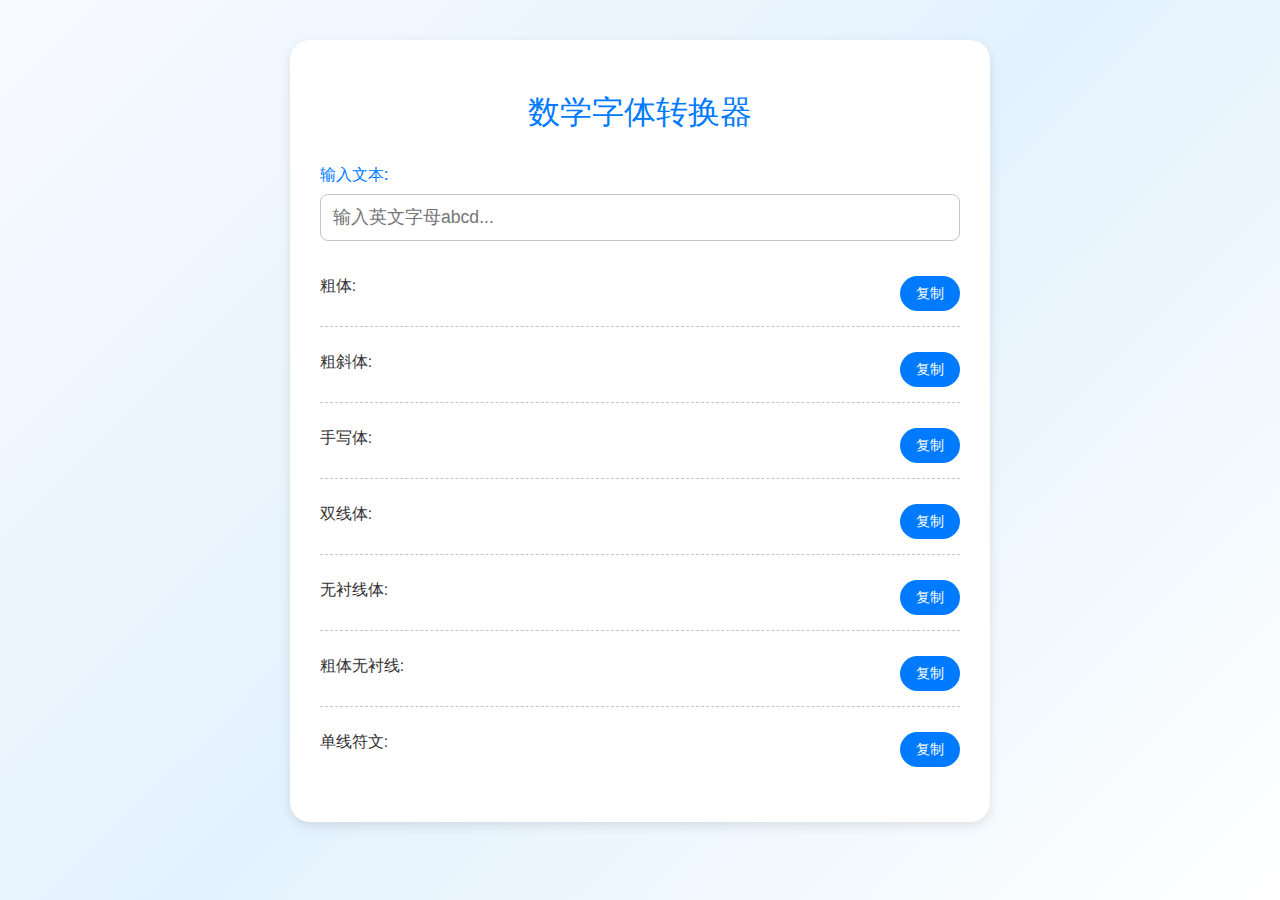
<file: abc.html>
<!DOCTYPE html>
<html lang="en">
<head>
    <meta charset="UTF-8">
    <meta name="viewport" content="width=device-width, initial-scale=1.0">
    <title>数学字体转换器</title>
    
    <link rel="stylesheet" href="sb.css">

    <style>
        /* 引入 Google Fonts - Roboto */
        @import url('https://fonts.googleapis.com/css2?family=Roboto:wght@300;400;500;700&display=swap');

        :root {
            /* Material Design 3 风格的蓝白配色 */
            --color-primary: #007bff; /* 较亮的蓝色 (接近 Light Blue 500-600) */
            --color-on-primary: #ffffff; /* 白色，用于蓝色背景上的文字 */
            --color-surface: #f8faff; /* 极浅的蓝色/几乎白色，作为主要背景 */
            --color-on-surface: #1c1b1f; /* 深色文字，保证可读性 */
            --color-outline: #c4c4c4; /* 边框/分隔线颜色 */
            --color-container: #e3f2fd; /* 浅蓝色容器背景 (Light Blue 50) */

            /* 渐变背景 - 从浅蓝到极浅蓝/白色 */
            --gradient-bg: linear-gradient(135deg, var(--color-surface) 0%, #e3f2fd 50%, #ffffff 100%);
        }

        body {
            font-family: 'Roboto', sans-serif;
            background: var(--gradient-bg); /* 应用渐变背景 */
            color: var(--color-on-surface);
            margin: 0;
            padding: 40px;
            display: flex;
            flex-direction: column;
            align-items: center;
            min-height: 100vh;
            box-sizing: border-box;
        }

        h1 {
            font-weight: 500;
            color: var(--color-primary);
            margin-bottom: 30px;
            font-size: 2em;
            text-align: center;
        }

        /* 容器样式，模拟 M3 卡片/表面 */
        .container-card {
            background-color: var(--color-on-primary); /* 白色背景 */
            padding: 30px;
            border-radius: 20px; /* 圆角 */
            box-shadow: 0 4px 12px rgba(0, 0, 0, 0.1); /* 柔和阴影 */
            max-width: 700px;
            width: 100%;
            box-sizing: border-box;
        }
        
        /* 文本输入区域 */
        #inputText {
            width: 100%; 
            padding: 12px;
            border: 1px solid var(--color-outline);
            border-radius: 8px;
            font-size: 1.1em;
            transition: border-color 0.3s, box-shadow 0.3s;
            box-sizing: border-box;
        }

        #inputText:focus {
            border-color: var(--color-primary);
            box-shadow: 0 0 0 3px rgba(0, 123, 255, 0.2);
            outline: none;
        }

        label {
            display: block;
            margin-bottom: 8px;
            font-weight: 500;
            color: var(--color-primary);
        }

        /* 输出区域 */
        #output {
            margin-top: 20px;
        }
        
        #output > div {
            /* 修正：确保flex容器内的元素对齐 */
            display: flex;
            align-items: flex-start; /* 改为从顶部对齐，避免多行文本导致垂直居中错位 */
            justify-content: space-between;
            padding: 15px 0;
            border-bottom: 1px dashed var(--color-outline);
            transition: background-color 0.2s;
        }

        #output > div:last-child {
            border-bottom: none;
        }

        #output > div:hover {
            background-color: var(--color-surface);
        }

        #output span:first-child {
            /* 字体名称 */
            font-weight: 400;
            min-width: 100px; /* 稍微缩短，更合理 */
            margin-right: 15px;
            color: #333;
            flex-shrink: 0; /* 不允许压缩 */
        }

        #output span:nth-child(2) {
            /* 转换后的字体内容 */
            flex-grow: 1;
            text-align: left;
            padding-right: 15px; /* 保持与按钮的间距 */
            font-size: 1.2em;
            font-weight: 400; 
            /* 修正核心：强制文本在一行内显示，并在必要时打断单词 */
            white-space: normal; /* 允许正常换行，但由于容器宽度足够，通常不会换行 */
            word-break: break-word; /* 避免超长单个字符链溢出 */
            line-height: 1.5;
            min-height: 1.5em; /* 保证空文本时高度一致 */
        }

        /* 按钮样式 (Material Filled Button 风格) */
        button {
            background-color: var(--color-primary);
            color: var(--color-on-primary);
            border: none;
            padding: 8px 16px;
            border-radius: 20px;
            cursor: pointer;
            font-size: 0.9em;
            font-weight: 500;
            transition: background-color 0.3s, box-shadow 0.3s, transform 0.1s;
            min-width: 60px; /* 调整宽度，更紧凑 */
            flex-shrink: 0; /* 不允许压缩 */
            margin-left: auto; /* 推到最右边 */
        }

        button:hover {
            background-color: #0069d9;
            box-shadow: 0 2px 4px rgba(0, 0, 0, 0.2);
        }

        button:active {
            background-color: #0056b3;
            transform: scale(0.98);
        }
    </style>
</head>
<body>
    <div class="container-card">
        <h1>数学字体转换器</h1>
        
        <div>
            <label for="inputText">输入文本:</label>
            <input type="text" id="inputText" placeholder="输入英文字母abcd...">
        </div>
        
        <div id="output">
            <div style="margin-bottom: 10px;">
                <span>粗体: </span>
                <span id="boldOutput"></span>
                <button onclick="copyToClipboard('boldOutput')">复制</button>
            </div>
            
            <div style="margin-bottom: 10px;">
                <span>粗斜体: </span>
                <span id="boldItalicOutput"></span>
                <button onclick="copyToClipboard('boldItalicOutput')">复制</button>
            </div>
            
            <div style="margin-bottom: 10px;">
                <span>手写体: </span>
                <span id="scriptOutput"></span>
                <button onclick="copyToClipboard('scriptOutput')">复制</button>
            </div>
            
            <div style="margin-bottom: 10px;">
                <span>双线体: </span>
                <span id="doubleStruckOutput"></span>
                <button onclick="copyToClipboard('doubleStruckOutput')">复制</button>
            </div>
            
            <div style="margin-bottom: 10px;">
                <span>无衬线体: </span>
                <span id="sansSerifOutput"></span>
                <button onclick="copyToClipboard('sansSerifOutput')">复制</button>
            </div>
            
            <div style="margin-bottom: 10px;">
                <span>粗体无衬线: </span>
                <span id="boldSansSerifOutput"></span>
                <button onclick="copyToClipboard('boldSansSerifOutput')">复制</button>
            </div>
            
            <div style="margin-bottom: 10px;">
                <span>单线符文: </span>
                <span id="frakturOutput"></span>
                <button onclick="copyToClipboard('frakturOutput')">复制</button>
            </div>
        </div>
    </div> <script>
        // 字体转换映射表（保持不变）
        const fontMaps = {
            bold: {
                a: '𝐚', b: '𝐛', c: '𝐜', d: '𝐝', e: '𝐞', f: '𝐟', g: '𝐠', h: '𝐡', i: '𝐢', j: '𝐣',
                k: '𝐤', l: '𝐥', m: '𝐦', n: '𝐧', o: '𝐨', p: '𝐩', q: '𝐪', r: '𝐫', s: '𝐬', t: '𝐭',
                u: '𝐮', v: '𝐯', w: '𝐰', x: '𝐱', y: '𝐲', z: '𝐳',
                A: '𝐀', B: '𝐁', C: '𝐂', D: '𝐃', E: '𝐄', F: '𝐅', G: '𝐆', H: '𝐇', I: '𝐈', J: '𝐉',
                K: '𝐊', L: '𝐋', M: '𝐌', N: '𝐍', O: '𝐎', P: '𝐏', Q: '𝐐', R: '𝐑', S: '𝐒', T: '𝐓',
                U: '𝐔', V: '𝐕', W: '𝐖', X: '𝐗', Y: '𝐘', Z: '𝐙'
            },
            boldItalic: {
                a: '𝒂', b: '𝒃', c: '𝒄', d: '𝒅', e: '𝒆', f: '𝒇', g: '𝒈', h: '𝒉', i: '𝒊', j: '𝒋',
                k: '𝒌', l: '𝒍', m: '𝒎', n: '𝒏', o: '𝒐', p: '𝒑', q: '𝒒', r: '𝒓', s: '𝒔', t: '𝒕',
                u: '𝒖', v: '𝒗', w: '𝒘', x: '𝒙', y: '𝒚', z: '𝒛',
                A: '𝑨', B: '𝑩', C: '𝑪', D: '𝑫', E: '𝑬', F: '𝑭', G: '𝑮', H: '𝑯', I: '𝑰', J: '𝑱',
                K: '𝑲', L: '𝑳', M: '𝑴', N: '𝑵', O: '𝑶', P: '𝑷', Q: '𝑸', R: '𝑹', S: '𝑺', T: '𝑻',
                U: '𝑼', V: '𝑽', W: '𝑾', X: '𝑿', Y: '𝒀', Z: '𝒁'
            },
            script: {
                a: '𝓪', b: '𝓫', c: '𝓬', d: '𝓭', e: '𝓮', f: '𝓯', g: '𝓰', h: '𝓱', i: '𝓲', j: '𝓳',
                k: '𝓴', l: '𝓵', m: '𝓶', n: '𝓷', o: '𝓸', p: '𝓹', q: '𝓺', r: '𝓻', s: '𝓼', t: '𝓽',
                u: '𝓾', v: '𝓿', w: '𝔀', x: '𝔁', y: '𝔂', z: '𝔃',
                A: '𝓐', B: '𝓑', C: '𝓒', D: '𝓓', E: '𝓔', F: '𝓕', G: '𝓖', H: '𝓗', I: '𝓘', J: '𝓙',
                K: '𝓚', L: '𝓛', M: '𝓜', N: '𝓝', O: '𝓞', P: '𝓟', Q: '𝓠', R: '𝓡', S: '𝓢', T: '𝓣',
                U: '𝓤', V: '𝓥', W: '𝓦', X: '𝓧', Y: '𝓨', Z: '𝓩'
            },
            doubleStruck: {
                a: '𝕒', b: '𝕓', c: '𝕔', d: '𝕕', e: '𝕖', f: '𝕗', g: '𝕘', h: '𝕙', i: '𝕚', j: '𝕛',
                k: '𝕜', l: '𝕝', m: '𝕞', n: '𝕟', o: '𝕠', p: '𝕡', q: '𝕢', r: '𝕣', s: '𝕤', t: '𝕥',
                u: '𝕦', v: '𝕧', w: '𝕨', x: '𝕩', y: '𝕪', z: '𝕫',
                A: '𝔸', B: '𝔹', C: 'ℂ', D: '𝔻', E: '𝔼', F: '𝔽', G: '𝔾', H: 'ℍ', I: '𝕀', J: '𝕁',
                K: '𝕂', L: '𝕃', M: '𝕄', N: 'ℕ', O: '𝕆', P: 'ℙ', Q: 'ℚ', R: 'ℝ', S: '𝕊', T: '𝕋',
                U: '𝕌', V: '𝕍', W: '𝕎', X: '𝕏', Y: '𝕐', Z: 'ℤ'
            },
            sansSerif: {
                a: '𝖺', b: '𝖻', c: '𝖼', d: '𝖽', e: '𝖾', f: '𝖿', g: '𝗀', h: '𝗁', i: '𝗂', j: '𝗃',
                k: '𝗄', l: '𝗅', m: '𝗆', n: '𝗇', o: '𝗈', p: '𝗉', q: '𝗊', r: '𝗋', s: '𝗌', t: '𝗍',
                u: '𝗎', v: '𝗏', w: '𝗐', x: '𝗑', y: '𝗒', z: '𝗓',
                A: '𝖠', B: '𝖡', C: '𝖢', D: '𝖣', E: '𝖤', F: '𝖥', G: '𝖦', H: '𝖧', I: '𝖨', J: '𝖩',
                K: '𝖪', L: '𝖫', M: '𝖬', N: '𝖭', O: '𝖮', P: '𝖯', Q: '𝖰', R: '𝖱', S: '𝖲', T: '𝖳',
                U: '𝖴', V: '𝖵', W: '𝖶', X: '𝖷', Y: '𝖸', Z: '𝖹'
            },
            boldSansSerif: {
                a: '𝗮', b: '𝗯', c: '𝗰', d: '𝗱', e: '𝗲', f: '𝗳', g: '𝗴', h: '𝗵', i: '𝗶', j: '𝗷',
                k: '𝗸', l: '𝗹', m: '𝗺', n: '𝗻', o: '𝗼', p: '𝗽', q: '𝗾', r: '𝗿', s: '𝘀', t: '𝘁',
                u: '𝘂', v: '𝘃', w: '𝘄', x: '𝘅', y: '𝘆', z: '𝘇',
                A: '𝗔', B: '𝗕', C: '𝗖', D: '𝗗', E: '𝗘', F: '𝗙', G: '𝗚', H: '𝗛', I: '𝗜', J: '𝗝',
                K: '𝗞', L: '𝗟', M: '𝗠', N: '𝗡', O: '𝗢', P: '𝗣', Q: '𝗤', R: '𝗥', S: '𝗦', T: '𝗧',
                U: '𝗨', V: '𝗩', W: '𝗪', X: '𝗫', Y: '𝗬', Z: '𝗭'
            },
            fraktur: {
                a: '𝔞', b: '𝔟', c: '𝔠', d: '𝔡', e: '𝔢', f: '𝔣', g: '𝔤', h: '𝔥', i: '𝔦', j: '𝔧',
                k: '𝔨', l: '𝔩', m: '𝔪', n: '𝔫', o: '𝔬', p: '𝔭', q: '𝔮', r: '𝔯', s: '𝔰', t: '𝔱',
                u: '𝔲', v: '𝔳', w: '𝔴', x: '𝔵', y: '𝔶', z: '𝔷',
                A: '𝔄', B: '𝔅', C: 'ℭ', D: '𝔇', E: '𝔈', F: '𝔉', G: '𝔊', H: 'ℌ', I: 'ℑ', J: '𝔍',
                K: '𝔎', L: '𝔏', M: '𝔐', N: '𝔑', O: '𝔒', P: '𝔓', Q: '𝔔', R: 'ℜ', S: '𝔖', T: '𝔗',
                U: '𝔘', V: '𝔙', W: '𝔚', X: '𝔛', Y: '𝔜', Z: 'ℨ'
            }
        };

        // 转换文本函数（保持不变）
        function convertText(text, fontType) {
            let result = '';
            for (let i = 0; i < text.length; i++) {
                const char = text[i];
                result += fontMaps[fontType][char] || char;
            }
            return result;
        }

        // 更新所有字体变体显示（保持不变）
        function updateOutputs() {
            const inputText = document.getElementById('inputText').value;
            
            document.getElementById('boldOutput').textContent = convertText(inputText, 'bold');
            document.getElementById('boldItalicOutput').textContent = convertText(inputText, 'boldItalic');
            document.getElementById('scriptOutput').textContent = convertText(inputText, 'script');
            document.getElementById('doubleStruckOutput').textContent = convertText(inputText, 'doubleStruck');
            document.getElementById('sansSerifOutput').textContent = convertText(inputText, 'sansSerif');
            document.getElementById('boldSansSerifOutput').textContent = convertText(inputText, 'boldSansSerif');
            document.getElementById('frakturOutput').textContent = convertText(inputText, 'fraktur');
        }

        // 复制到剪贴板函数（保持不变）
        function copyToClipboard(elementId) {
            const text = document.getElementById(elementId).textContent;
            
            const textarea = document.createElement('textarea');
            textarea.value = text;
            document.body.appendChild(textarea);
            
            textarea.select();
            document.execCommand('copy');
            
            document.body.removeChild(textarea);
            
            alert('已复制到剪贴板: ' + text);
        }

        // 初始化页面加载时更新一次（保持不变）
        document.addEventListener('DOMContentLoaded', function() {
            document.getElementById('inputText').addEventListener('input', updateOutputs);
            updateOutputs();
        });
    </script>
</body>
</html>
</file>
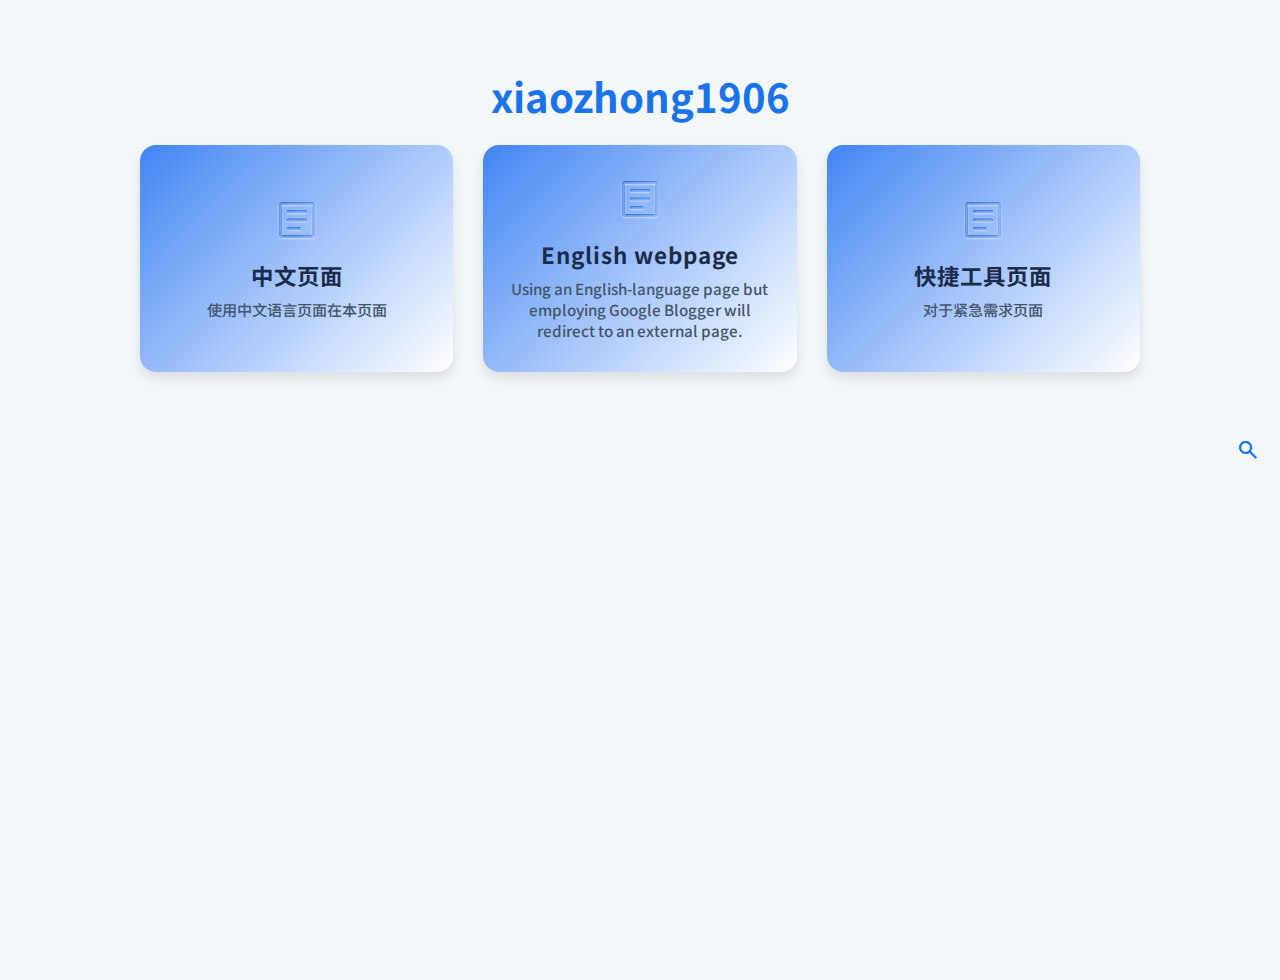
<file: bk.html>
<!DOCTYPE html>
<html lang="zh-CN">
<head>
    <meta charset="UTF-8">
    <meta name="viewport" content="width=device-width, initial-scale=1.0">
    <title>xiaozhong1906</title>
    
    <link rel="preconnect" href="https://fonts.googleapis.com">
    <link rel="preconnect" href="https://fonts.gstatic.com" crossorigin>
    <link href="https://fonts.googleapis.com/css2?family=Noto+Sans+SC:wght@400;700&display=swap" rel="stylesheet">
    <link href="https://fonts.googleapis.com/css2?family=Material+Symbols+Rounded:opsz,wght,FILL,GRAD@24,400,0,0" rel="stylesheet" />

    <style>
        /* --- 1. 全局基础样式 (源自 index.html) --- */
        body {
            font-family: 'Noto Sans SC', sans-serif;
            background-color: #f4f7f9;
            margin: 0;
            padding: 40px 20px;
            display: flex;
            flex-direction: column;
            align-items: center;
            min-height: 100vh;
        }

        h1 {
            color: #1a73e8;
            font-weight: 700;
            margin-bottom: 20px; /* 稍微减小间距给搜索栏腾空间 */
            text-align: center;
            font-size: 2.5em;
        }

        /* --- 2. 搜索栏样式 (新设计，匹配整体风格) --- */
        .search-container {
            position: relative;
            width: 100%;
            max-width: 600px;
            margin-bottom: 50px;
        }

        .search-input {
            width: 100%;
            padding: 18px 50px 18px 24px;
            border: none;
            border-radius: 50px;
            background-color: #ffffff;
            font-size: 16px;
            color: #1a2b4b;
            box-shadow: 0 4px 12px rgba(0, 0, 0, 0.08);
            box-sizing: border-box;
            transition: box-shadow 0.3s, transform 0.3s;
            font-family: 'Noto Sans SC', sans-serif;
        }

        .search-input:focus {
            outline: none;
            box-shadow: 0 6px 16px rgba(26, 115, 232, 0.2);
            transform: translateY(-2px);
        }

        .search-icon {
            position: absolute;
            right: 20px;
            top: 50%;
            transform: translateY(-50%);
            color: #1a73e8;
            pointer-events: none;
            font-size: 24px;
        }

        .result-text {
            text-align: center;
            color: #5f6368;
            margin-top: 10px;
            font-size: 0.9em;
        }

        /* --- 3. 卡片容器布局 (源自 index.html) --- */
        .card-container {
            display: grid;
            grid-template-columns: repeat(auto-fit, minmax(280px, 1fr));
            gap: 30px;
            max-width: 1000px;
            width: 100%;
        }

        /* --- 4. 卡片基础样式 (源自 index.html) --- */
        .custom-card {
            border-radius: 16px;
            overflow: hidden;
            box-shadow: 0 6px 12px rgba(0, 0, 0, 0.1);
            transition: transform 0.3s, box-shadow 0.3s;
            background: #fff;
            display: flex; /* 确保隐藏时布局正确 */
            flex-direction: column;
        }

        .custom-card:hover {
            transform: translateY(-8px);
            box-shadow: 0 10px 20px rgba(0, 0, 0, 0.2);
        }
        
        /* --- 5. 链接/卡片内容区域 (源自 index.html 并微调) --- */
        .card-link {
            display: flex;
            flex-direction: column;
            align-items: center;
            justify-content: center;
            text-decoration: none; 
            color: inherit; 
            padding: 30px 20px;
            min-height: 140px; /*稍微加高以容纳描述文字 */
            background: linear-gradient(135deg, #4285f4, #ffffff); 
            text-align: center;
            height: 100%;
            box-sizing: border-box;
        }
        
        /* --- 6. 图标样式 (源自 index.html) --- */
        .material-symbols-rounded {
            font-size: 48px;
            color: #0b57d0;
            margin-bottom: 15px;
            background-image: linear-gradient(to right, #0b57d0, #4285f4);
            -webkit-background-clip: text;
            -webkit-text-fill-color: transparent;
            text-shadow: 0 1px 2px rgba(255, 255, 255, 0.5); 
        }

        /* --- 7. 平台名称/文字样式 (源自 index.html) --- */
        .tool-name {
            font-size: 1.4em;
            font-weight: 700;
            color: #1a2b4b;
            letter-spacing: 1px;
            margin-bottom: 8px;
        }

        .tool-desc {
            font-size: 0.95em;
            color: #44566c;
            line-height: 1.4;
            font-weight: 500;
        }

        /* --- 8. 底部按钮样式 (风格化适配) --- */
        .more-container {
            margin-top: 60px;
            text-align: center;
            width: 100%;
        }

        .more-btn {
            display: inline-block;
            background-color: #1a73e8;
            color: white;
            padding: 14px 32px;
            border-radius: 50px;
            text-decoration: none;
            font-weight: 700;
            box-shadow: 0 4px 10px rgba(26, 115, 232, 0.3);
            transition: background-color 0.3s, transform 0.2s;
        }

        .more-btn:hover {
            background-color: #155db1;
            transform: translateY(-2px);
        }

        .more-note {
            margin-top: 15px;
            color: #5f6368;
            font-size: 0.9em;
        }

    </style>
</head>
<body>

    <h1>xiaozhong1906</h1>

        <span class="material-symbols-rounded search-icon" style="font-size: 24px; -webkit-text-fill-color: #1a73e8; margin: 0;">search</span>
    </div>

    <div class="card-container">
        
        <div class="custom-card">
            <a href="bk.html" class="card-link">
                <span class="material-symbols-rounded">article</span>
                <span class="tool-name">中文页面</span>
                <span class="tool-desc">使用中文语言页面在本页面</span>
            </a>
        </div>
        
                <div class="custom-card">
            <a href="https://xzbk.blogspot.com" class="card-link">
                <span class="material-symbols-rounded">article</span>
                <span class="tool-name">English webpage</span>
                <span class="tool-desc">Using an English-language page but employing Google Blogger will redirect to an external page.</span>
             </a>
          </div>
            
        <div class="custom-card">
            <a href="gg1.html" class="card-link">
                <span class="material-symbols-rounded">article</span>
                <span class="tool-name">快捷工具页面</span>
                <span class="tool-desc">对于紧急需求页面</span>
            </a>
        </div>
            </a>
        </div>

</body>
</html>
</file>
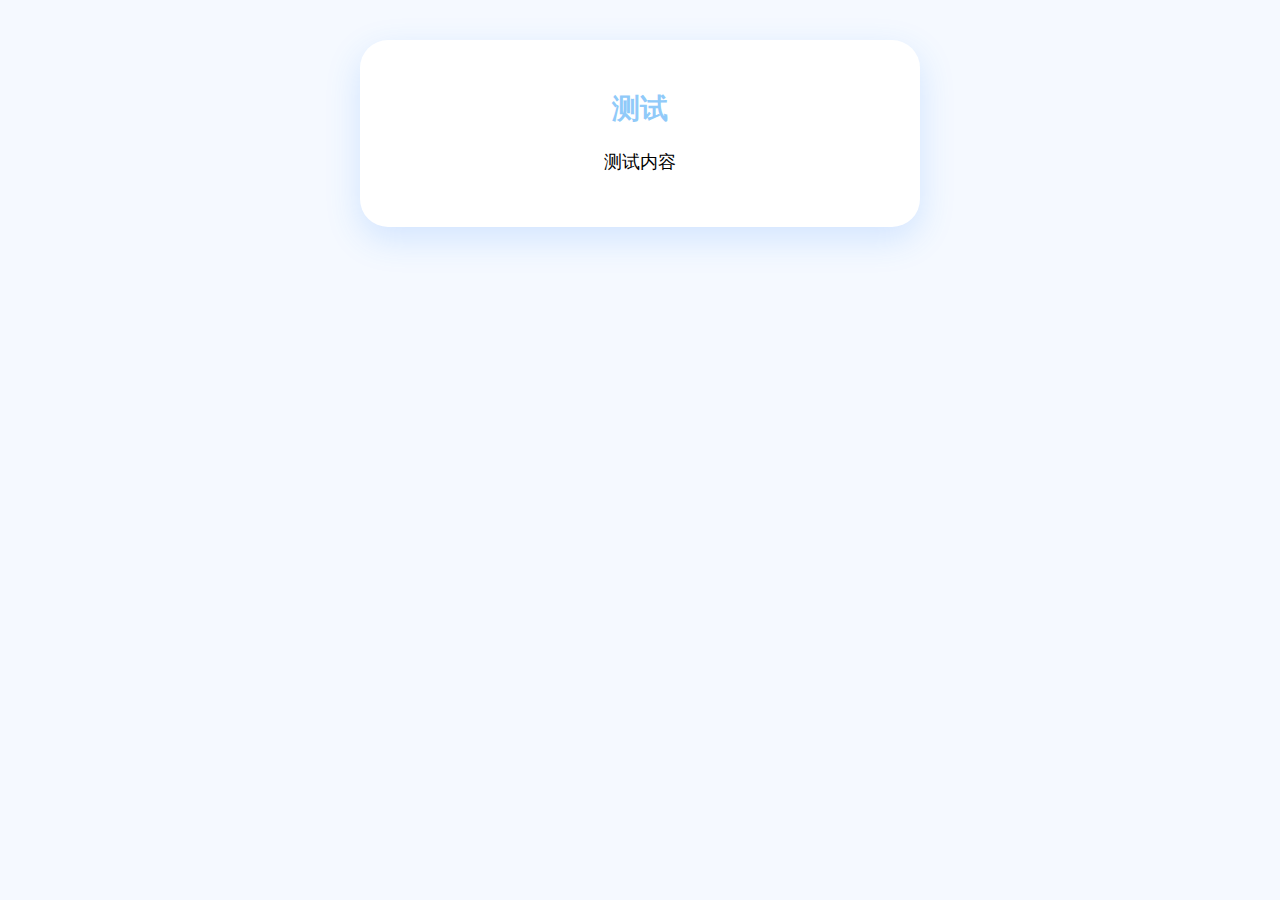
<file: cs.html>
<!DOCTYPE html>
<html>
<head>
    <meta charset="UTF-8">
    <meta name="viewport" content="width=device-width, initial-scale=1.0">
    <title>测试邮件</title>
</head>
<body style="margin: 0; padding: 0; background-color: #f5f9ff; font-family: 'Microsoft YaHei', sans-serif;">
    <table border="0" cellpadding="0" cellspacing="0" width="100%" style="table-layout: fixed; background-color: #f5f9ff;">
        <tr>
            <td align="center" style="padding: 40px 10px;">
                <table border="0" cellpadding="0" cellspacing="0" width="100%" style="max-width: 560px; background-color: #ffffff; border-radius: 28px; box-shadow: 0 12px 35px rgba(50,136,254,0.18);">
                    <tr>
                        <td align="center" style="padding: 50px 40px;">
                            <h2 style="margin: 0 0 20px 0; color: #90caf9; font-size: 28px; font-weight: bold;">
                                测试
                            </h2>
                            <p style="margin: 0; color: #000000; font-size: 18px; line-height: 1.6;">
                                测试内容
                            </p>
                        </td>
                    </tr>
                </table>
                </td>
        </tr>
    </table>
</body>
</html>
</file>
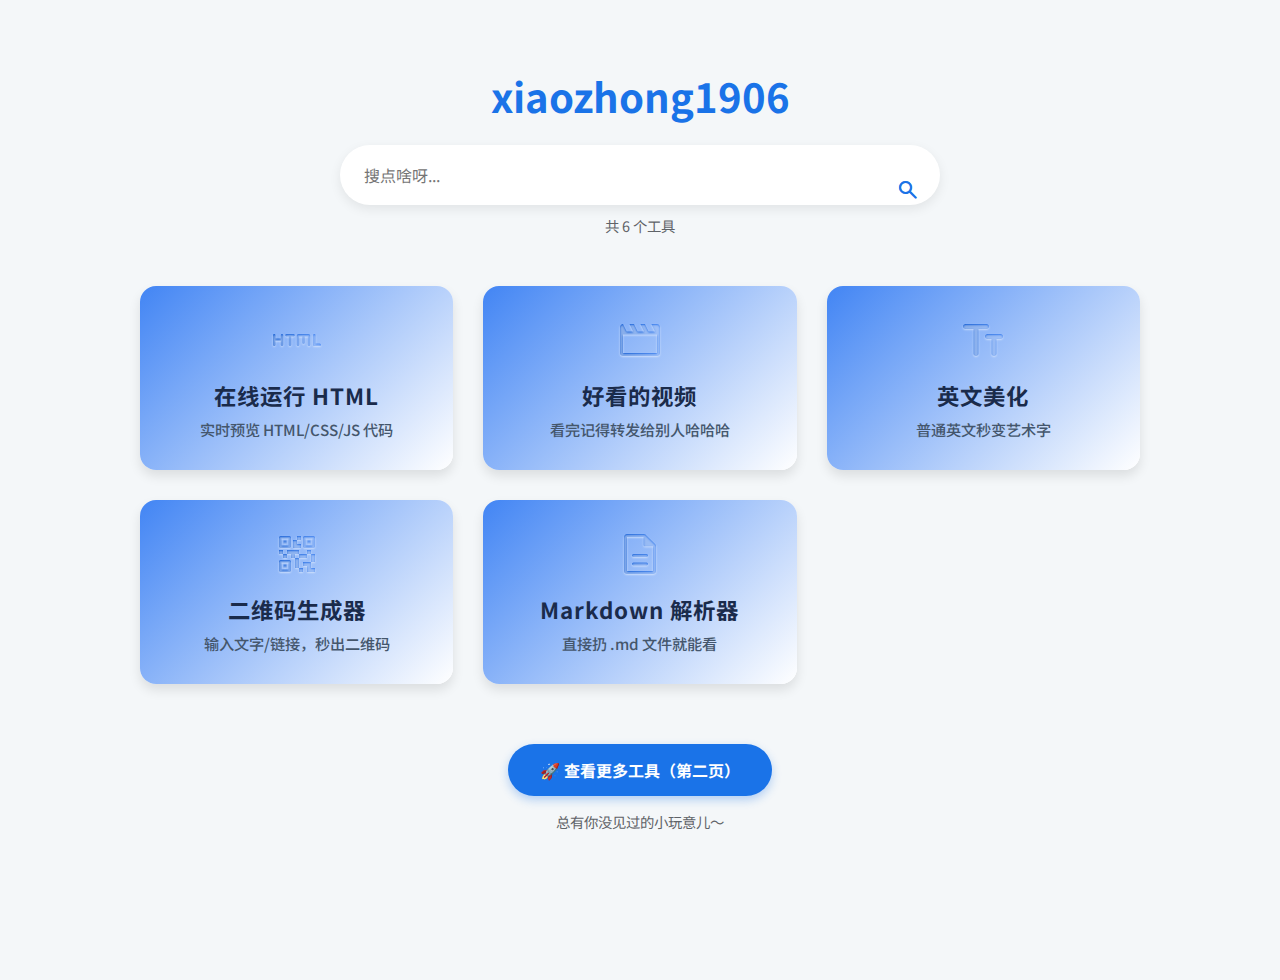
<file: gg.html>
<!DOCTYPE html>
<html lang="zh-CN">
<head>
    <meta charset="UTF-8">
    <meta name="viewport" content="width=device-width, initial-scale=1.0">
    <title>xiaozhong1906 - 工具箱</title>
    
    <link rel="preconnect" href="https://fonts.googleapis.com">
    <link rel="preconnect" href="https://fonts.gstatic.com" crossorigin>
    <link href="https://fonts.googleapis.com/css2?family=Noto+Sans+SC:wght@400;700&display=swap" rel="stylesheet">
    <link href="https://fonts.googleapis.com/css2?family=Material+Symbols+Rounded:opsz,wght,FILL,GRAD@24,400,0,0" rel="stylesheet" />

    <style>
        /* --- 1. 全局基础样式 (源自 index.html) --- */
        body {
            font-family: 'Noto Sans SC', sans-serif;
            background-color: #f4f7f9;
            margin: 0;
            padding: 40px 20px;
            display: flex;
            flex-direction: column;
            align-items: center;
            min-height: 100vh;
        }

        h1 {
            color: #1a73e8;
            font-weight: 700;
            margin-bottom: 20px; /* 稍微减小间距给搜索栏腾空间 */
            text-align: center;
            font-size: 2.5em;
        }

        /* --- 2. 搜索栏样式 (新设计，匹配整体风格) --- */
        .search-container {
            position: relative;
            width: 100%;
            max-width: 600px;
            margin-bottom: 50px;
        }

        .search-input {
            width: 100%;
            padding: 18px 50px 18px 24px;
            border: none;
            border-radius: 50px;
            background-color: #ffffff;
            font-size: 16px;
            color: #1a2b4b;
            box-shadow: 0 4px 12px rgba(0, 0, 0, 0.08);
            box-sizing: border-box;
            transition: box-shadow 0.3s, transform 0.3s;
            font-family: 'Noto Sans SC', sans-serif;
        }

        .search-input:focus {
            outline: none;
            box-shadow: 0 6px 16px rgba(26, 115, 232, 0.2);
            transform: translateY(-2px);
        }

        .search-icon {
            position: absolute;
            right: 20px;
            top: 50%;
            transform: translateY(-50%);
            color: #1a73e8;
            pointer-events: none;
            font-size: 24px;
        }

        .result-text {
            text-align: center;
            color: #5f6368;
            margin-top: 10px;
            font-size: 0.9em;
        }

        /* --- 3. 卡片容器布局 (源自 index.html) --- */
        .card-container {
            display: grid;
            grid-template-columns: repeat(auto-fit, minmax(280px, 1fr));
            gap: 30px;
            max-width: 1000px;
            width: 100%;
        }

        /* --- 4. 卡片基础样式 (源自 index.html) --- */
        .custom-card {
            border-radius: 16px;
            overflow: hidden;
            box-shadow: 0 6px 12px rgba(0, 0, 0, 0.1);
            transition: transform 0.3s, box-shadow 0.3s;
            background: #fff;
            display: flex; /* 确保隐藏时布局正确 */
            flex-direction: column;
        }

        .custom-card:hover {
            transform: translateY(-8px);
            box-shadow: 0 10px 20px rgba(0, 0, 0, 0.2);
        }
        
        /* --- 5. 链接/卡片内容区域 (源自 index.html 并微调) --- */
        .card-link {
            display: flex;
            flex-direction: column;
            align-items: center;
            justify-content: center;
            text-decoration: none; 
            color: inherit; 
            padding: 30px 20px;
            min-height: 140px; /*稍微加高以容纳描述文字 */
            background: linear-gradient(135deg, #4285f4, #ffffff); 
            text-align: center;
            height: 100%;
            box-sizing: border-box;
        }
        
        /* --- 6. 图标样式 (源自 index.html) --- */
        .material-symbols-rounded {
            font-size: 48px;
            color: #0b57d0;
            margin-bottom: 15px;
            background-image: linear-gradient(to right, #0b57d0, #4285f4);
            -webkit-background-clip: text;
            -webkit-text-fill-color: transparent;
            text-shadow: 0 1px 2px rgba(255, 255, 255, 0.5); 
        }

        /* --- 7. 平台名称/文字样式 (源自 index.html) --- */
        .tool-name {
            font-size: 1.4em;
            font-weight: 700;
            color: #1a2b4b;
            letter-spacing: 1px;
            margin-bottom: 8px;
        }

        .tool-desc {
            font-size: 0.95em;
            color: #44566c;
            line-height: 1.4;
            font-weight: 500;
        }

        /* --- 8. 底部按钮样式 (风格化适配) --- */
        .more-container {
            margin-top: 60px;
            text-align: center;
            width: 100%;
        }

        .more-btn {
            display: inline-block;
            background-color: #1a73e8;
            color: white;
            padding: 14px 32px;
            border-radius: 50px;
            text-decoration: none;
            font-weight: 700;
            box-shadow: 0 4px 10px rgba(26, 115, 232, 0.3);
            transition: background-color 0.3s, transform 0.2s;
        }

        .more-btn:hover {
            background-color: #155db1;
            transform: translateY(-2px);
        }

        .more-note {
            margin-top: 15px;
            color: #5f6368;
            font-size: 0.9em;
        }

    </style>
</head>
<body>

    <h1>xiaozhong1906</h1>

    <div class="search-container">
        <input type="text" placeholder="搜点啥呀..." class="search-input" autocomplete="off">
        <span class="material-symbols-rounded search-icon" style="font-size: 24px; -webkit-text-fill-color: #1a73e8; margin: 0;">search</span>
        <div class="result-text">共 6 个工具</div>
    </div>

    <div class="card-container">
        
        <div class="custom-card">
            <a href="htmlcss.html" class="card-link">
                <span class="material-symbols-rounded">html</span>
                <span class="tool-name">在线运行 HTML</span>
                <span class="tool-desc">实时预览 HTML/CSS/JS 代码</span>
            </a>
        </div>

        <div class="custom-card">
            <a href="videoplayback.mp4" class="card-link">
                <span class="material-symbols-rounded">movie</span>
                <span class="tool-name">好看的视频</span>
                <span class="tool-desc">看完记得转发给别人哈哈哈</span>
            </a>
        </div>
        
        <div class="custom-card">
            <a href="abc.html" class="card-link">
                <span class="material-symbols-rounded">text_fields</span>
                <span class="tool-name">英文美化</span>
                <span class="tool-desc">普通英文秒变艺术字</span>
            </a>
        </div>
        
        <div class="custom-card">
            <a href="ewm.html" class="card-link">
                <span class="material-symbols-rounded">qr_code_2</span>
                <span class="tool-name">二维码生成器</span>
                <span class="tool-desc">输入文字/链接，秒出二维码</span>
            </a>
        </div>

        <div class="custom-card">
            <a href="md.html" class="card-link">
                <span class="material-symbols-rounded">description</span>
                <span class="tool-name">Markdown 解析器</span>
                <span class="tool-desc">直接扔 .md 文件就能看</span>
            </a>
        </div>

    </div>

    <div class="more-container">
        <a href="gg2.html" class="more-btn">
            🚀 查看更多工具（第二页）
        </a>
        <p class="more-note">总有你没见过的小玩意儿～</p>
    </div>

    <script>
        const searchInput = document.querySelector('.search-input');
        // 注意：这里我们需要控制的是 .custom-card 元素
        const cards = document.querySelectorAll('.custom-card');
        const result = document.querySelector('.result-text');
        let totalTools = 5; // 当前页显示的卡片数

        // 保持原有的计数逻辑 (+1 代表第二页的那个工具)
        result.textContent = `共 ${totalTools + 1} 个工具`;

        searchInput.addEventListener('input', () => {
            const key = searchInput.value.trim().toLowerCase();
            let visible = 0;
            
            cards.forEach(card => {
                // 在卡片内部查找文字内容
                const text = card.innerText.toLowerCase();
                if (key === '' || text.includes(key)) {
                    card.style.display = 'flex'; // 恢复显示
                    visible++;
                } else {
                    card.style.display = 'none'; // 隐藏
                }
            });
            
            if (key === '') {
                result.textContent = `共 ${totalTools + 1} 个工具`;
            } else {
                result.textContent = visible > 0 ? `找到了 ${visible} 个工具` : `没有找到工具...`;
            }
        });
    </script>
</body>
</html>
</file>
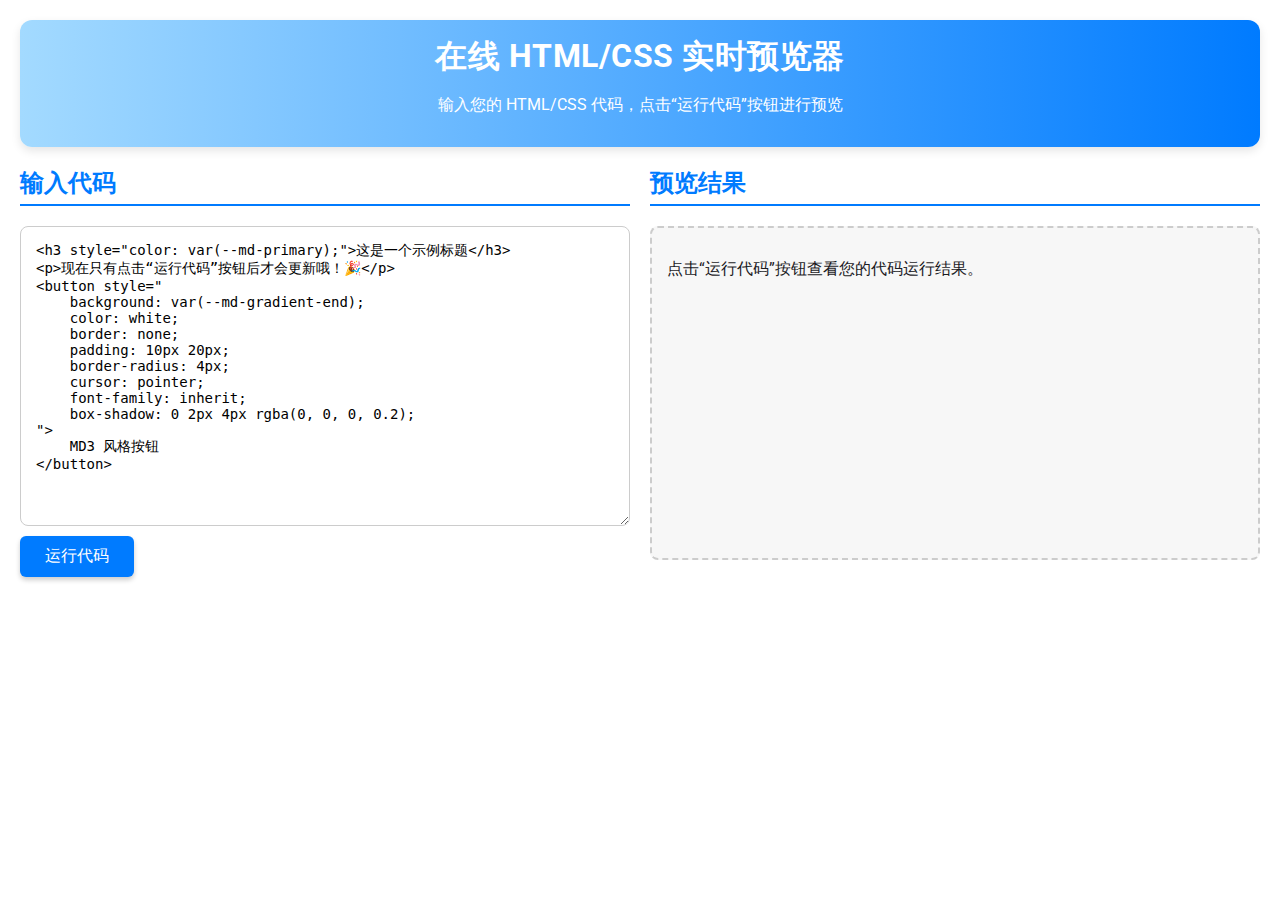
<file: htmlcss.html>
<!DOCTYPE html>
<html lang="zh-Hans">
<head>
    <meta charset="UTF-8">
    <meta name="viewport" content="width=device-width, initial-scale=1.0">
    <title>HTML/CSS 预览器</title>
    
    <link href="https://fonts.googleapis.com/css2?family=Roboto:wght@400;700&display=swap" rel="stylesheet">
    <link rel="stylesheet" href="sb.css">
    
    <style>
        /* CSS 变量定义 - 模拟 Google MD3 颜色 */
        :root {
            --md-primary: #007bff; /* 蓝色主色调 */
            --md-surface: #ffffff; /* 白色背景 */
            --md-on-surface: #1c1b1f; /* 深色文本 */
            --md-gradient-start: #a3daff; /* 浅蓝 - 渐变开始 */
            --md-gradient-end: #007bff; /* 亮蓝 - 渐变结束 */
            --md-secondary-hover: #0056b3; /* 按钮悬停颜色 */
        }

        body {
            font-family: 'Roboto', sans-serif;
            margin: 0;
            padding: 20px;
            background-color: var(--md-surface);
            color: var(--md-on-surface);
            display: flex;
            flex-direction: column;
            gap: 20px;
        }

        header {
            text-align: center;
            padding: 15px;
            /* 蓝白渐变背景 */
            background: linear-gradient(90deg, var(--md-gradient-start) 0%, var(--md-gradient-end) 100%);
            color: white; 
            border-radius: 12px;
            box-shadow: 0 4px 10px rgba(0, 0, 0, 0.1);
        }

        h1 {
            margin: 0;
            font-weight: 700;
            letter-spacing: 0.5px;
        }

        .container {
            display: flex;
            gap: 20px;
            flex-wrap: wrap; 
        }

        .editor-section {
            flex: 1;
            min-width: 300px; 
            display: flex; /* 让输入框和按钮垂直排列 */
            flex-direction: column;
        }

        .preview-section {
            flex: 1;
            min-width: 300px;
        }

        /* 解决问题 2: 输入框无法下滑 */
        textarea {
            width: 100%;
            height: 300px;
            padding: 15px;
            border: 1px solid #ccc;
            border-radius: 8px;
            box-sizing: border-box;
            font-family: monospace; 
            font-size: 14px;
            resize: vertical;
            transition: border-color 0.3s, box-shadow 0.3s;
            overflow: auto; /* **关键修复点：确保内容溢出时可以滚动** */
            margin-bottom: 10px; /* 为按钮留出空间 */
        }

        textarea:focus {
            border-color: var(--md-primary);
            box-shadow: 0 0 0 3px rgba(0, 123, 255, 0.2);
            outline: none;
        }

        /* 解决问题 1: 添加运行按钮的样式 */
        #runButton {
            background-color: var(--md-primary);
            color: white;
            border: none;
            padding: 10px 25px;
            border-radius: 6px;
            font-size: 16px;
            cursor: pointer;
            transition: background-color 0.3s, transform 0.1s;
            align-self: flex-start; /* 让按钮靠左 */
            box-shadow: 0 3px 5px rgba(0, 0, 0, 0.2);
        }

        #runButton:hover {
            background-color: var(--md-secondary-hover);
            transform: translateY(-1px);
        }
        
        #runButton:active {
            transform: translateY(1px);
        }


        .preview-box {
            border: 2px dashed #ccc;
            min-height: 300px;
            padding: 15px;
            border-radius: 8px;
            background-color: #f7f7f7;
            overflow: auto; 
        }

        h2 {
            color: var(--md-primary);
            border-bottom: 2px solid var(--md-primary);
            padding-bottom: 5px;
            margin-top: 0;
        }
    </style>
</head>
<body>

    <header>
        <h1>在线 HTML/CSS 实时预览器</h1>
        <p>输入您的 HTML/CSS 代码，点击“运行代码”按钮进行预览</p>
    </header>

    <div class="container">
        <div class="editor-section">
            <h2>输入代码</h2>
            <textarea id="codeInput" placeholder="在此输入 HTML/CSS 代码..."></textarea>
            
            <button id="runButton">运行代码</button>
        </div>

        <div class="preview-section">
            <h2>预览结果</h2>
            <div id="previewOutput" class="preview-box">
                <p>点击“运行代码”按钮查看您的代码运行结果。</p>
            </div>
        </div>
    </div>

    <script>
        const codeInput = document.getElementById('codeInput');
        const previewOutput = document.getElementById('previewOutput');
        const runButton = document.getElementById('runButton'); // 获取新的按钮元素

        // 核心预览函数
        function updatePreview() {
            // 将输入框的 HTML/CSS 注入到预览区域
            previewOutput.innerHTML = codeInput.value;
        }

        // 解决问题 1: 监听按钮的点击事件，而不是每次输入
        runButton.addEventListener('click', updatePreview);

        // 初始化时设置一个示例代码
        codeInput.value = `
<h3 style="color: var(--md-primary);">这是一个示例标题</h3>
<p>现在只有点击“运行代码”按钮后才会更新哦！🎉</p>
<button style="
    background: var(--md-gradient-end); 
    color: white; 
    border: none; 
    padding: 10px 20px; 
    border-radius: 4px;
    cursor: pointer;
    font-family: inherit;
    box-shadow: 0 2px 4px rgba(0, 0, 0, 0.2);
">
    MD3 风格按钮
</button>
        `.trim(); 

        // 页面加载完成后，**不再自动运行**，等待用户点击。
    </script>

</body>
</html>
</file>
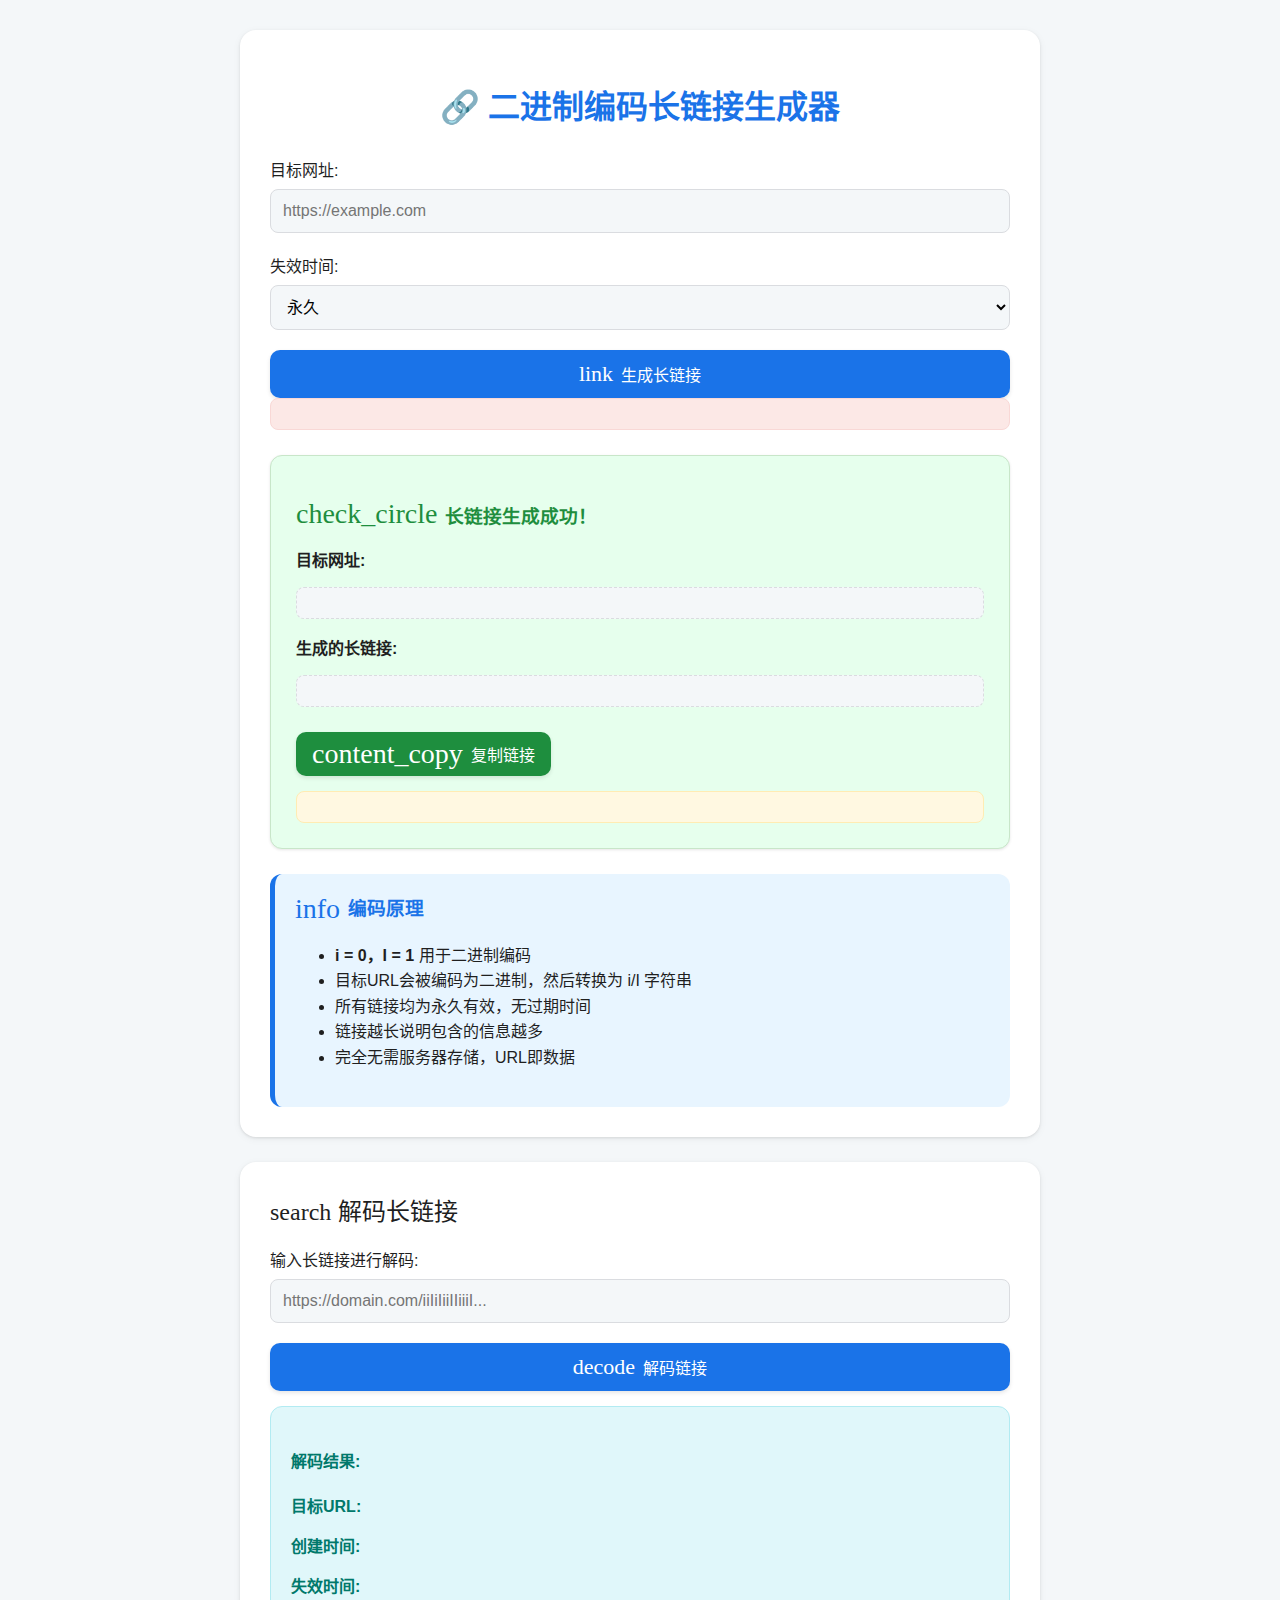
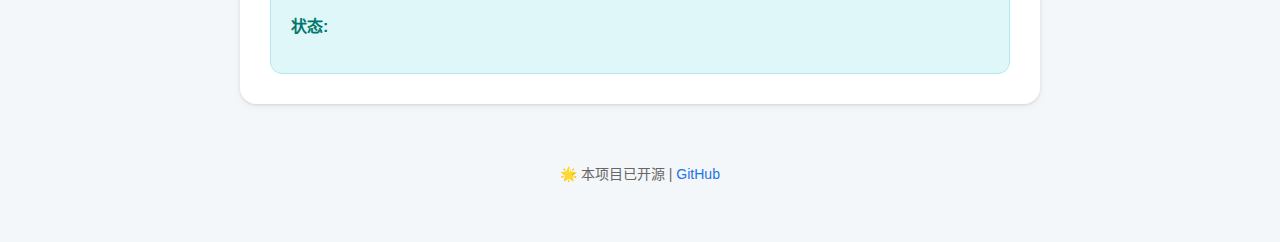
<file: iiii.html>
<!DOCTYPE html>
<html lang="zh-CN">
<head>
    <meta charset="UTF-8">
    <meta name="viewport" content="width=device-width, initial-scale=1.0">
    <title>二进制编码长链接生成器</title>
    
    <link rel="preconnect" href="https://fonts.googleapis.com">
    <link rel="preconnect" href="https://fonts.gstatic.com" crossorigin>
    <link href="https://fonts.googleapis.com/css2?family=Noto+Sans+SC:wght@400;500;700&display=swap" rel="stylesheet">
    
    <link href="https://fonts.googleapis.com/css2?family=Material+Symbols+Rounded:opsz,wght,FILL,GRAD@24,400,0,0" rel="stylesheet" /> 

    <meta http-equiv="Content-Security-Policy" content="default-src 'self'; script-src 'self' 'unsafe-inline'; style-src 'self' 'unsafe-inline'; img-src 'self' data:; font-src 'self'; connect-src 'self'; object-src 'none'; media-src 'none'; frame-src 'none'; base-uri 'self'; form-action 'self';">
    
    <style>
        /* MD3 颜色变量 (使用 MD3 常见的蓝色作为 Primary) */
        :root {
            --md-color-primary: #1a73e8; /* Google Blue */
            --md-color-success: #1e8e3e; /* Google Green */
            --md-color-error: #d93025;  /* Google Red */
            --md-color-background: #f4f7f9; /* 柔和背景 */
            --md-color-surface: #ffffff; /* 容器表面 */
            --md-color-on-surface: #1f1f1f; /* 表面文本 */
            --md-color-outline: #dadce0; /* 边框/分割线 */
        }

        body { 
            font-family: 'Noto Sans SC', sans-serif, -apple-system, BlinkMacSystemFont, 'Segoe UI', sans-serif;
            max-width: 800px; 
            margin: 0 auto; 
            padding: 30px 20px; 
            background-color: var(--md-color-background); /* 柔和背景 */
            min-height: 100vh;
            color: var(--md-color-on-surface);
        }
        
        /* MD3 风格卡片容器 */
        .container, .decode-section {
            background: var(--md-color-surface);
            padding: 30px;
            border-radius: 16px; /* 更圆润的圆角 */
            /* 柔和的 MD3 Elevation 1-2 阴影 */
            box-shadow: 0 1px 3px rgba(0, 0, 0, 0.1), 0 2px 8px rgba(0, 0, 0, 0.05); 
            margin-bottom: 25px;
        }

        h1 { 
            color: var(--md-color-primary);
            font-size: 2em;
            font-weight: 700;
            text-align: center; 
            margin-bottom: 30px;
        }
        
        h2 { 
            font-size: 1.5em;
            font-weight: 500;
            color: var(--md-color-on-surface);
            margin-top: 0;
            margin-bottom: 20px;
        }

        .form-group { 
            margin-bottom: 20px;
        }
        
        label { 
            display: block;
            margin-bottom: 8px; 
            font-weight: 500; /* 略微减小粗细 */
            color: var(--md-color-on-surface);
        }
        
        input, select { 
            width: 100%;
            padding: 12px; 
            border: 1px solid var(--md-color-outline); /* 更细的边框 */
            border-radius: 8px; 
            font-size: 16px;
            transition: border-color 0.3s, box-shadow 0.3s;
            box-sizing: border-box;
            background-color: var(--md-color-background); /* 浅灰底色 */
        }
        
        input:focus, select:focus { 
            outline: none;
            border-color: var(--md-color-primary); 
            box-shadow: 0 0 0 1px var(--md-color-primary); /* 焦点环 */
            background-color: var(--md-color-surface);
        }
        
        /* MD3 主行动按钮 */
        button { 
            background-color: var(--md-color-primary);
            color: white; 
            padding: 12px 30px; 
            border: none; 
            border-radius: 10px; 
            cursor: pointer; 
            font-size: 16px; 
            font-weight: 500;
            width: 100%;
            transition: background-color 0.2s, box-shadow 0.2s, transform 0.2s;
            box-shadow: 0 2px 4px rgba(0, 0, 0, 0.1); /* 提升感 */
            display: flex; /* 启用 Flex 布局 */
            justify-content: center; /* 居中内容 */
            align-items: center; /* 垂直居中 */
        }
        
        button .material-symbols-rounded {
            margin-right: 8px; /* 图标与文字间距 */
            font-size: 22px; /* 略大于默认的 24px */
        }

        button:hover { 
            background-color: #005ac9;
            transform: translateY(-1px);
            box-shadow: 0 4px 8px rgba(0, 0, 0, 0.15);
        }

        /* ℹ️ 信息块 - 使用 MD3 浅蓝/主蓝配色 */
        .info {
            background: #e8f5ff; /* 浅蓝底色 */
            padding: 20px;
            border-radius: 12px;
            margin-top: 25px;
            border-left: 5px solid var(--md-color-primary);
            color: var(--md-color-on-surface);
            line-height: 1.6;
        }

        .info h3 {
            color: var(--md-color-primary);
            font-weight: 700;
            margin-top: 0;
            display: flex;
            align-items: center;
        }

        .info .material-symbols-rounded {
            margin-right: 8px;
            font-size: 28px;
        }

        /* ✅ 结果块 - 使用 MD3 浅绿/成功配色 */
        .result {
            background: #e6ffed; /* 浅绿底色 */
            border: 1px solid #c8e6c9; /* 柔和边框 */
            padding: 25px;
            border-radius: 12px;
            margin-top: 25px;
            box-shadow: 0 1px 3px rgba(0, 0, 0, 0.1);
        }
        
        .result h3 {
            color: var(--md-color-success);
            font-weight: 700;
            display: flex;
            align-items: center;
        }

        .result .material-symbols-rounded {
            margin-right: 8px;
            font-size: 28px;
        }

        /* ❌ 错误块 - 使用 MD3 浅红/错误配色 */
        .error {
            background: #fce8e6; /* 浅红底色 */
            border: 1px solid #f9d8d6;
            color: var(--md-color-error);
            padding: 15px;
            border-radius: 8px;
        }

        /* URL 显示框 */
        .url-box {
            background: var(--md-color-background); 
            padding: 15px;
            border-radius: 8px;
            margin: 15px 0;
            word-break: break-all;
            border: 1px dashed var(--md-color-outline); /* 虚线框更清晰 */
            font-family: monospace;
            font-size: 14px;
            max-height: 200px;
            overflow-y: auto;
        }

        /* 复制按钮 */
        .copy-btn {
            background: var(--md-color-success); /* 成功色按钮 */
            width: auto; /* 自动宽度 */
            padding: 8px 16px;
            margin-top: 10px;
            display: inline-flex;
            align-items: center;
        }
        
        .copy-btn:hover {
            background: #197a33;
        }

        /* 统计信息块 */
        .stats {
            background: #fff8e1; /* 浅黄色，用于警示或统计 */
            border: 1px solid #ffecb3;
            padding: 15px;
            border-radius: 8px;
            margin-top: 15px;
            color: #614d00;
        }
        
        /* 解码结果块 - 使用 MD3 浅青色/信息配色 */
        .decode-result {
            background: #e0f7fa;
            border: 1px solid #b2ebf2;
            padding: 20px;
            border-radius: 12px;
            margin-top: 15px;
            color: #00796b;
        }

        .decode-result h4 {
            color: #00796b;
            font-weight: 700;
        }

        /* 重定向按钮 */
        .redirect-btn {
            background: var(--md-color-primary); 
            width: auto;
            padding: 10px 20px;
            border-radius: 20px; /* pill button */
            margin-top: 15px;
            text-decoration: none;
            display: inline-flex;
            align-items: center;
        }
        
        /* 底部信息 */
        .footer-container {
            text-align: center;
            margin-top: 30px;
            padding: 15px 0;
        }
        
        .footer-container p {
            color: #666;
            font-size: 14px;
        }
        
        .footer-container a {
            color: var(--md-color-primary);
            text-decoration: none;
            font-weight: 500;
        }
        
        .footer-container a:hover {
            text-decoration: underline;
        }
    </style>
</head>
<body>
    <div class="container">
        <h1>🔗 二进制编码长链接生成器</h1>
        <form id="linkForm">
            <div class="form-group">
                <label for="url">目标网址:</label>
                <input type="url" id="url" name="url" required placeholder="https://example.com" />
            </div>
         
            <div class="form-group">
                <label for="days">失效时间:</label>
                <select id="days" name="days">
                    <option value="0">永久</option>
                </select>
            </div>
            
            <button type="submit">
                <span class="material-symbols-rounded">link</span>
                生成长链接
            </button>
        </form>
        
        <div id="error" class="error"></div>
        
        <div id="result" class="result">
            <h3>
                <span class="material-symbols-rounded">check_circle</span>
                长链接生成成功！
            </h3>
            <p><strong>目标网址:</strong></p>
            <div id="targetUrl" class="url-box"></div>
            
    
            <p><strong>生成的长链接:</strong></p>
            <div id="longUrl" class="url-box"></div>
            <button class="copy-btn" onclick="copyToClipboard()">
                <span class="material-symbols-rounded">content_copy</span>
                复制链接
            </button>
            
            <div id="linkStats" class="stats"></div>
        </div>
        
        <div class="info">
            <h3>
                <span class="material-symbols-rounded">info</span>
                编码原理
            </h3>
            <ul>
                <li><strong>i = 0，I = 1</strong> 用于二进制编码</li>
                <li>目标URL会被编码为二进制，然后转换为 i/I 字符串</li>
                <li>所有链接均为永久有效，无过期时间</li>
                <li>链接越长说明包含的信息越多</li>
                <li>完全无需服务器存储，URL即数据</li>
            </ul>
        </div>
    </div>

    <div class="decode-section">
        <h2>
            <span class="material-symbols-rounded">search</span>
            解码长链接
        </h2>
        <div class="form-group">
            <label for="decodeUrl">输入长链接进行解码:</label>
            <input type="text" id="decodeUrl" placeholder="https://domain.com/iiIiIiiIIiiiI..." />
        </div>
        <button onclick="decodeLongUrl()">
            <span class="material-symbols-rounded">decode</span>
            解码链接
        </button>
        
        <div id="decodeResult" class="decode-result">
            <h4>解码结果:</h4>
            <p><strong>目标URL:</strong> <span id="decodedUrl"></span></p>
            <p><strong>创建时间:</strong> <span id="decodedCreated"></span></p>
            <p><strong>失效时间:</strong> <span id="decodedExpires"></span></p>
            <p><strong>状态:</strong> <span id="decodedStatus"></span></p>
            <button id="redirectBtn" class="redirect-btn" onclick="redirectToTarget()" style="display: none;">
                <span class="material-symbols-rounded">arrow_forward</span>
                访问目标网址
            </button>
        </div>
    </div>

    <div class="footer-container">
        <p>
            🌟 本项目已开源 | 
            <a href="https://github.com/afoim/long_link_gen" target="_blank">GitHub</a>
        </p>
    </div>

    <script>
        // **********************************************
        // 警告：以下是原始项目的功能代码，为避免破坏功能，
        //       请勿修改此 <script> 块中的内容。
        // **********************************************
        let currentDecodedUrl = '';

        // 字符串转二进制
        function stringToBinary(str) {
            return str.split('').map(char => {
                return char.charCodeAt(0).toString(2).padStart(8, '0');
            }).join('');
        }

        // 二进制转字符串
        function binaryToString(binary) {
            const chunks = binary.match(/.{8}/g) || [];
            return chunks.map(chunk => {
                return String.fromCharCode(parseInt(chunk, 2));
            }).join('');
        }

        // 二进制转 i/I 编码
        function binaryToiI(binary) {
            return binary.split('').map(bit => bit === '0' ? 'i' : 'I').join('');
        }

        // i/I 编码转二进制
        function iIToBinary(iIString) {
            return iIString.split('').map(char => char === 'i' ? '0' : '1').join('');
        }

        // 数字转二进制（固定长度）
        function numberToBinary(num, length = 32) {
            return num.toString(2).padStart(length, '0');
        }

        // 二进制转数字
        function binaryToNumber(binary) {
            return parseInt(binary, 2);
        }

        // 编码URL和时间戳（永久链接）
        function encodeUrlWithTimestamp(url, days) {
            const now = Date.now();
            // 将数据打包（永久链接）
            const data = {
                url: url,
                created: now,
                expires: null,
                permanent: true
            };
            const jsonData = JSON.stringify(data);
            console.log('要编码的数据:', jsonData);
            
            // 转换为二进制
            const binary = stringToBinary(jsonData);
            console.log('二进制长度:', binary.length);
            
            // 转换为 i/I 编码
            const encoded = binaryToiI(binary);
            console.log('编码长度:', encoded.length);
            
            return {
                encoded: encoded,
                data: data
            };
        }

        // 解码 i/I 字符串
        function decodeFromiI(iIString) {
            try {
                // 转换为二进制
                const binary = iIToBinary(iIString);
                // 转换为字符串
                const jsonString = binaryToString(binary);
                // 解析JSON
                const data = JSON.parse(jsonString);
                return data;
            } catch (error) {
                console.error('解码失败:', error);
                return null;
            }
        }

        // 生成路径分段（保持URL长度最大化）
        function generateSegmentedPath(encoded) {
            const segments = [];
            const maxSegmentLength = 255; // URL段最大长度
            
            for (let i = 0; i < encoded.length; i += maxSegmentLength) {
                segments.push(encoded.substr(i, maxSegmentLength));
            }
            
            return segments.join('/');
        }

        // 从分段路径中提取编码
        function extractEncodedFromPath(path) {
            return path.replace(/\//g, '');
        }

        // 表单提交处理
        document.getElementById('linkForm').addEventListener('submit', function(e) {
            e.preventDefault();
            
            const url = document.getElementById('url').value;
            const days = parseInt(document.getElementById('days').value);
            
            if (!url) {
                showError('请输入有效的URL');
                return;
            }
            
            try {
                // 编码URL
                const result = encodeUrlWithTimestamp(url, days);
                
                // 生成分段路径
                const segmentedPath = generateSegmentedPath(result.encoded);
                
                // 构建完整URL
                const domain = 'iiiiiiiiiiiiiiiiiiiiiiiiiiiiiiiiiiiiiiiiiiiiiiiii.iiiiiiiiiiiiiiiiiiiiiiiiiiiiiiiiiiiiiiiiii.in';
                const longUrl = `https://${domain}/${segmentedPath}`;
                
                // 显示结果
                document.getElementById('targetUrl').textContent = url;
                document.getElementById('longUrl').textContent = longUrl;
                document.getElementById('linkStats').innerHTML = `
                    <p>📅 创建时间: ${new Date(result.data.created).toLocaleString()}</p>
                    <p>⏰ 失效时间: 永久有效</p>
                    <p>🔗 链接长度: ${longUrl.length} 字符</p>
                    <p>📊 编码长度: ${result.encoded.length} 字符</p>
                    <p>💾 原始数据: ${JSON.stringify(result.data).length} 字节</p>
                `;
                document.getElementById('result').style.display = 'block';
                document.getElementById('error').style.display = 'none';
                
                // 存储当前URL用于复制
                window.currentLongUrl = longUrl;
            } catch (error) {
                showError('编码失败: ' + error.message);
            }
        });

        // 解码长链接
        function decodeLongUrl() {
            const input = document.getElementById('decodeUrl').value.trim();
            if (!input) {
                alert('请输入要解码的长链接');
                return;
            }
            
            try {
                // 提取路径部分
                const url = new URL(input);
                const path = url.pathname.substring(1); // 移除开头的 /
                
                if (!path) {
                    alert('无效的URL路径');
                    return;
                }
                
                // 提取编码
                const encoded = extractEncodedFromPath(path);
                console.log('提取的编码:', encoded.substring(0, 50) + '...');
                
                // 解码
                const decoded = decodeFromiI(encoded);
                if (!decoded) {
                    alert('解码失败，可能是无效的编码');
                    return;
                }
                
                // 显示结果（永久链接）
                document.getElementById('decodedUrl').textContent = decoded.url;
                document.getElementById('decodedCreated').textContent = new Date(decoded.created).toLocaleString();
                document.getElementById('decodedExpires').textContent = '永久有效';
                document.getElementById('decodedStatus').textContent = '有效';
                document.getElementById('decodedStatus').style.color = 'var(--md-color-success)';
                // 设置重定向按钮（永久链接始终可用）
                currentDecodedUrl = decoded.url;
                document.getElementById('redirectBtn').style.display = 'inline-block';
                
                document.getElementById('decodeResult').style.display = 'block';
                
            } catch (error) {
                alert('解码失败: ' + error.message);
                console.error('解码错误:', error);
            }
        }

        // 重定向到目标URL
        function redirectToTarget() {
            if (currentDecodedUrl) {
                window.open(currentDecodedUrl, '_blank');
            }
        }

        // 复制到剪贴板
        function copyToClipboard() {
            if (window.currentLongUrl) {
                navigator.clipboard.writeText(window.currentLongUrl).then(function() {
                    alert('链接已复制到剪贴板！');
                }).catch(function() {
                    // 降级方案
                    const textArea = document.createElement('textarea');
                    textArea.value = window.currentLongUrl;
                    document.body.appendChild(textArea);
                    textArea.select();
                    document.execCommand('copy');
                    document.body.removeChild(textArea);
                    alert('链接已复制到剪贴板！');
                });
            }
        }

        // 显示错误
        function showError(message) {
            document.getElementById('error').textContent = message;
            document.getElementById('error').style.display = 'block';
            document.getElementById('result').style.display = 'none';
        }

        // 页面加载时的自动解码和跳转功能
        window.addEventListener('load', function() {
            const currentUrl = window.location.href;
            const urlPath = window.location.pathname;
            
            // 如果当前页面URL包含编码路径，自动解码并跳转
            if (urlPath && urlPath !== '/' && urlPath.length > 10) {
                try {
                    // 提取路径部分
                    const path = urlPath.substring(1); // 移除开头的 /
                    
                    // 提取编码
                    const encoded = extractEncodedFromPath(path);
                    
                    // 解码
                    const decoded = decodeFromiI(encoded);
                    
                    if (decoded && decoded.url) {
                        // 永久链接，直接跳转
                        window.location.href = decoded.url;
                        return;
                    }
                } catch (error) {
                    // 解码失败，显示404页面
                    document.body.innerHTML = `
                        <div style="text-align: center; padding: 50px; font-family: 'Noto Sans SC', sans-serif;">
                            <h1 style="color: var(--md-color-error); font-size: 2.5em;">❌ 链接无效</h1>
                            <p style="color: #666; margin-top: 20px;">抱歉，您访问的链接无效或已损坏。</p>
                            <button onclick="window.location.href='/'" style="background: var(--md-color-primary); color: white; border: none; padding: 10px 20px; border-radius: 8px; cursor: pointer; margin-top: 30px; font-weight: 500;">
                                <span class="material-symbols-rounded">home</span>
                                生成新链接
                            </button>
                        </div>
                    `;
                }
            }
        });
    </script>
</body>
</html>
</file>
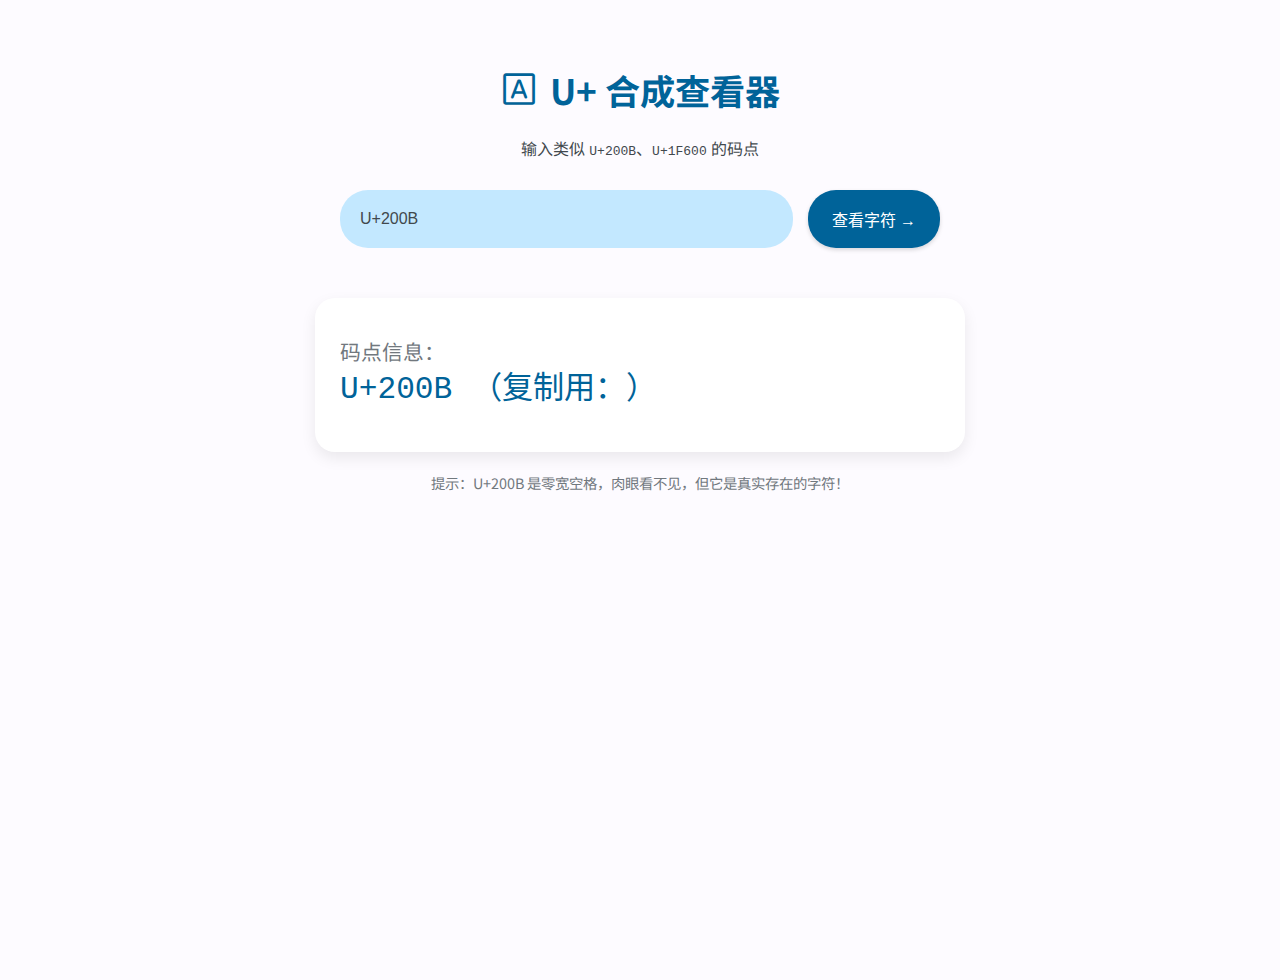
<file: ujia.html>
<!DOCTYPE html>
<html lang="zh-CN">
<head>
    <meta charset="UTF-8">
    <meta name="viewport" content="width=device-width, initial-scale=1.0">
    <title>U+ 合成查看器 - xiaozhong1906</title>
    
    <link rel="preconnect" href="https://fonts.googleapis.com">
    <link rel="preconnect" href="https://fonts.gstatic.com" crossorigin>
    <link href="https://fonts.googleapis.com/css2?family=Noto+Sans+SC:wght@400;500;700&display=swap" rel="stylesheet">
    <link href="https://fonts.googleapis.com/css2?family=Material+Symbols+Rounded:opsz,wght,FILL,GRAD@24,400,0,0" rel="stylesheet" />
    
    <style>
        /* --- MD3 基础配色和字体 (来自 gg.html) --- */
        :root {
            /* 模拟 MD3 动态色彩，使用 Blue 作为 Primary */
            --md-sys-color-primary: #006399; /* 核心蓝色 */
            --md-sys-color-on-primary: #ffffff;
            --md-sys-color-surface: #fdfbff; /* 浅色背景 */
            --md-sys-color-outline: #71787e;
            --md-sys-color-secondary-container: #c3e8ff; /* 浅蓝背景用于输入框 */
            --md-sys-color-on-surface-variant: #41484d;
        }

        body { 
            font-family: 'Noto Sans SC', sans-serif; 
            background: var(--md-sys-color-surface); /* MD3 Surface */
            padding: 40px 20px; 
            margin: 0; 
            display: flex;
            flex-direction: column;
            align-items: center;
            min-height: 100vh;
            color: #202124;
        }

        /* --- 标题 --- */
        h1 { 
            color: var(--md-sys-color-primary); 
            font-size: 2.2em;
            font-weight: 700;
            margin-bottom: 5px;
            display: flex;
            align-items: center;
            gap: 12px;
        }
        
        .material-symbols-rounded {
            font-size: 38px;
            color: var(--md-sys-color-primary);
        }

        .description {
            color: var(--md-sys-color-on-surface-variant);
            margin-bottom: 30px;
            text-align: center;
        }

        /* --- 输入组 --- */
        .input-group {
            display: flex;
            gap: 15px;
            width: 100%;
            max-width: 600px;
            margin-bottom: 20px;
        }

        /* --- MD3 输入框 --- */
        #input { 
            flex-grow: 1;
            font-size: 16px; 
            padding: 16px 20px; 
            border: none;
            border-radius: 28px; /* MD3 大圆角 */
            background-color: var(--md-sys-color-secondary-container); /* 浅色背景 */
            box-sizing: border-box;
            color: var(--md-sys-color-on-surface-variant);
            transition: all 0.2s;
        }

        #input:focus {
            outline: none;
            background-color: white; 
            box-shadow: 0 0 0 2px var(--md-sys-color-primary);
        }

        /* --- MD3 按钮 (Filled Button) --- */
        button {
            /* 模拟 MD3 Filled Button */
            background-color: var(--md-sys-color-primary);
            color: var(--md-sys-color-on-primary);
            padding: 0 24px;
            border-radius: 28px; 
            border: none;
            font-size: 1em;
            font-weight: 500;
            cursor: pointer;
            transition: all 0.2s;
            box-shadow: 0 2px 4px rgba(0, 0, 0, 0.15);
            height: 58px; /* 和 input 保持高度一致 */
        }
        button:hover {
            background-color: #004a77; /* 稍微深一点 */
            box-shadow: 0 4px 8px rgba(0, 0, 0, 0.2);
            transform: translateY(-1px);
        }

        /* --- MD3 结果卡片 (Elevated Card) --- */
        .result { 
            width: 100%;
            max-width: 600px;
            margin-top: 30px; 
            padding: 25px; 
            background: white; 
            border: none; 
            border-radius: 20px; /* 大圆角 */
            min-height: 4em;
            font-size: 26px; /* 放大字符显示 */
            display: flex;
            flex-direction: column;
            justify-content: center;
            align-items: flex-start;
            box-shadow: 0 6px 15px rgba(0,0,0,0.08); /* 柔和阴影 */
            color: #333;
            line-height: 1.5;
        }

        .result code {
            font-family: 'Fira Code', monospace; /* 保持编程字体 */
            font-weight: 500;
            font-size: 1.2em;
            color: var(--md-sys-color-primary);
        }

        /* 复制用的字符，稍微突出 */
        .result span[style] {
            font-size: 0.8em;
            background: #e3f2fd;
            padding: 4px 8px;
            border-radius: 6px;
            color: #0b57d0;
            font-family: monospace;
            margin-left: 10px;
        }

        .note { 
            color: var(--md-sys-color-outline); 
            font-size: 0.9em; 
            margin-top: 20px; 
            width: 100%;
            max-width: 600px;
            text-align: center;
        }

        @media (max-width: 650px) {
            .input-group {
                flex-direction: column;
            }
            #input, button {
                width: 100%;
                margin-bottom: 5px;
                height: 50px;
            }
            button {
                margin-top: 10px;
            }
        }
    </style>
</head>
<body>
    <h1>
        <span class="material-symbols-rounded">font_download</span> 
        U+ 合成查看器
    </h1>
    <p class="description">输入类似 <code>U+200B</code>、<code>U+1F600</code> 的码点</p>
    
    <div class="input-group">
        <input id="input" placeholder="U+200B 或 200B" value="U+200B">
        <button onclick="convert()">查看字符 →</button>
    </div>

    <div class="result" id="output">
        <p style="color:var(--md-sys-color-outline); margin: 0;">（结果会显示在这里）</p>
    </div>
    
    <div class="note">
        提示：U+200B 是零宽空格，肉眼看不见，但它是真实存在的字符！
    </div>

    <script>
        function convert() {
            let val = document.getElementById('input').value.trim().toUpperCase();
            // 支持 U+200B 或 200B 两种格式
            let hex = val.replace(/^U\+/, '');
            let code = parseInt(hex, 16);
            
            const output = document.getElementById('output');

            if (isNaN(code) || code > 0x10FFFF) {
                output.innerHTML = '❌ <span style="color: #d93025; font-weight: 700;">无效的 Unicode 码点</span>';
                return;
            }

            let char = String.fromCodePoint(code);
            let display;
            let copyCharHtml;

            // 处理不可见字符的显示
            if (char === '' || char.trim() === '' && !/[^\s]/.test(char)) {
                // 如果是零宽字符或控制字符
                display = `[\u{25A1}]（零宽字符）`; 
                copyCharHtml = `&#x${hex};`;
            } else {
                display = char;
                copyCharHtml = char === ' ' ? '&nbsp;' : char;
            }

            output.innerHTML = `
                <p style="margin: 0; font-size: 0.8em; color: var(--md-sys-color-outline);">
                    码点信息：
                </p>
                <code style="display:flex; align-items: center;">
                    U+${hex.padStart(4, '0')} ${display}
                    （复制用：<span>${copyCharHtml}</span>）
                </code>
            `;
        }

        // 初始化就跑一次
        document.addEventListener('DOMContentLoaded', convert);
    </script>
</body>
</html>
</file>
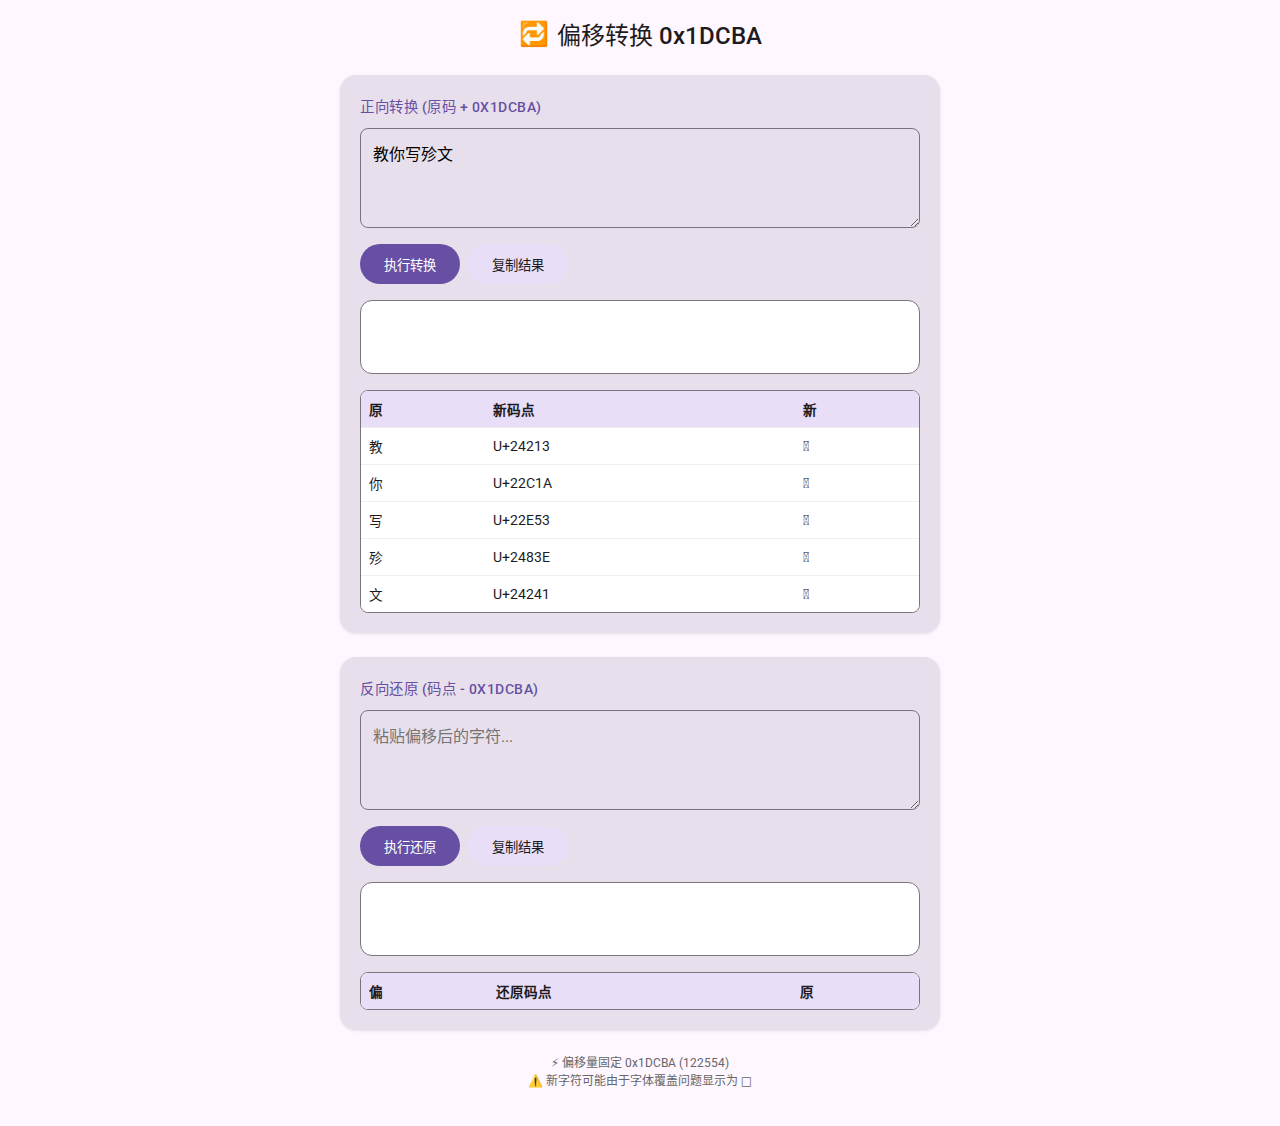
<file: yw.html>
<!DOCTYPE html>
<html lang="zh-CN">
<head>
    <meta charset="UTF-8">
    <meta name="viewport" content="width=device-width, initial-scale=1.0">
    <title>Unicode 偏移转换 - MD3</title>
    <link href="https://fonts.googleapis.com/css2?family=Roboto:wght@400;500&family=Roboto+Mono&display=swap" rel="stylesheet">
    <style>
        :root {
            --md-sys-color-primary: #6750A4;
            --md-sys-color-on-primary: #FFFFFF;
            --md-sys-color-surface: #FEF7FF;
            --md-sys-color-outline: #79747E;
            --md-sys-color-surface-variant: #E7E0EC;
            --md-sys-color-on-surface: #1D1B20;
            --md-sys-color-secondary-container: #E8DEF8;
        }

        body {
            font-family: 'Roboto', system-ui, sans-serif;
            background-color: var(--md-sys-color-surface);
            color: var(--md-sys-color-on-surface);
            margin: 0;
            padding: 16px;
            display: flex;
            flex-direction: column;
            align-items: center;
        }

        .container {
            width: 100%;
            max-width: 600px;
        }

        header {
            width: 100%;
            margin-bottom: 24px;
            text-align: center;
        }

        h1 {
            font-size: 1.5rem;
            font-weight: 500;
            margin: 0;
            display: flex;
            align-items: center;
            justify-content: center;
            gap: 8px;
        }

        /* MD3 Card Style */
        .card {
            background: var(--md-sys-color-surface-variant);
            border-radius: 16px;
            padding: 20px;
            margin-bottom: 24px;
            box-shadow: 0 1px 3px rgba(0,0,0,0.1);
        }

        .card-title {
            font-size: 0.9rem;
            font-weight: 500;
            margin-bottom: 12px;
            color: var(--md-sys-color-primary);
            text-transform: uppercase;
            letter-spacing: 0.5px;
        }

        /* MD3 Text Field */
        textarea {
            width: 100%;
            box-sizing: border-box;
            background: transparent;
            border: 1px solid var(--md-sys-color-outline);
            border-radius: 8px;
            padding: 12px;
            font-size: 1rem;
            font-family: inherit;
            margin-bottom: 12px;
            min-height: 100px;
            transition: border 0.2s;
        }

        textarea:focus {
            outline: none;
            border: 2px solid var(--md-sys-color-primary);
        }

        /* MD3 Buttons */
        .btn-group {
            display: flex;
            gap: 8px;
            flex-wrap: wrap;
        }

        button {
            height: 40px;
            padding: 0 24px;
            border-radius: 20px;
            border: none;
            font-weight: 500;
            cursor: pointer;
            transition: opacity 0.2s;
            display: flex;
            align-items: center;
            justify-content: center;
        }

        .btn-filled {
            background: var(--md-sys-color-primary);
            color: var(--md-sys-color-on-primary);
        }

        .btn-tonal {
            background: var(--md-sys-color-secondary-container);
            color: var(--md-sys-color-on-surface);
        }

        button:active {
            opacity: 0.8;
        }

        /* Result Area */
        .result-box {
            background: #fff;
            border-radius: 12px;
            padding: 16px;
            margin-top: 16px;
            font-family: 'Roboto Mono', monospace;
            font-size: 1.2rem;
            word-break: break-all;
            min-height: 40px;
            border: 1px solid var(--md-sys-color-outline);
        }

        .table-container {
            overflow-x: auto;
            margin-top: 16px;
            border-radius: 8px;
            border: 1px solid var(--md-sys-color-outline);
        }

        table {
            width: 100%;
            border-collapse: collapse;
            font-size: 0.85rem;
            background: white;
        }

        th {
            background: var(--md-sys-color-secondary-container);
            padding: 8px;
            text-align: left;
        }

        td {
            padding: 8px;
            border-top: 1px solid #eee;
        }

        .footer {
            font-size: 0.75rem;
            color: #666;
            text-align: center;
            margin: 20px 0;
            line-height: 1.5;
        }

        /* Mobile specific adjustments */
        @media (max-width: 480px) {
            button { width: 100%; }
        }
    </style>
</head>
<body>

    <div class="container">
        <header>
            <h1><span>🔁</span> 偏移转换 0x1DCBA</h1>
        </header>

        <div class="card">
            <div class="card-title">正向转换 (原码 + 0x1DCBA)</div>
            <textarea id="forwardInput" placeholder="输入原始文字..."></textarea>
            <div class="btn-group">
                <button id="forwardBtn" class="btn-filled">执行转换</button>
                <button id="copyForward" class="btn-tonal">复制结果</button>
            </div>
            <div id="forwardOutput" class="result-box"></div>
            
            <div class="table-container">
                <table>
                    <thead><tr><th>原</th><th>新码点</th><th>新</th></tr></thead>
                    <tbody id="forwardTbody"></tbody>
                </table>
            </div>
        </div>

        <div class="card">
            <div class="card-title">反向还原 (码点 - 0x1DCBA)</div>
            <textarea id="reverseInput" placeholder="粘贴偏移后的字符..."></textarea>
            <div class="btn-group">
                <button id="reverseBtn" class="btn-filled">执行还原</button>
                <button id="copyReverse" class="btn-tonal">复制结果</button>
            </div>
            <div id="reverseOutput" class="result-box"></div>

            <div class="table-container">
                <table>
                    <thead><tr><th>偏</th><th>还原码点</th><th>原</th></tr></thead>
                    <tbody id="reverseTbody"></tbody>
                </table>
            </div>
        </div>

        <div class="footer">
            ⚡ 偏移量固定 0x1DCBA (122554)<br>
            ⚠️ 新字符可能由于字体覆盖问题显示为 □
        </div>
    </div>

    <script>
        const OFFSET = 0x1DCBA;
        const MAX_CODEPOINT = 0x10FFFF;

        // 通用转换逻辑
        function processText(inputId, outputId, tbodyId, isForward) {
            const text = document.getElementById(inputId).value;
            const chars = [...text];
            let results = [];
            let displayChars = [];

            chars.forEach(ch => {
                const oldCode = ch.codePointAt(0);
                const newCode = isForward ? oldCode + OFFSET : oldCode - OFFSET;
                let newChar = '';

                if (newCode >= 0 && newCode <= MAX_CODEPOINT) {
                    try { newChar = String.fromCodePoint(newCode); } catch { newChar = '❌'; }
                } else {
                    newChar = '⚠️';
                }

                displayChars.push(newChar);
                results.push(`<tr>
                    <td>${ch === ' ' ? '␣' : ch}</td>
                    <td>U+${newCode.toString(16).toUpperCase()}</td>
                    <td>${newChar}</td>
                </tr>`);
            });

            document.getElementById(outputId).textContent = displayChars.join('');
            document.getElementById(tbodyId).innerHTML = results.join('');
        }

        // 绑定事件
        document.getElementById('forwardBtn').onclick = () => processText('forwardInput', 'forwardOutput', 'forwardTbody', true);
        document.getElementById('reverseBtn').onclick = () => processText('reverseInput', 'reverseOutput', 'reverseTbody', false);

        // 复制功能
        function setupCopy(btnId, targetId) {
            document.getElementById(btnId).onclick = () => {
                const text = document.getElementById(targetId).textContent;
                if (!text) return;
                navigator.clipboard.writeText(text).then(() => {
                    const btn = document.getElementById(btnId);
                    const originalText = btn.innerText;
                    btn.innerText = "已复制！";
                    setTimeout(() => btn.innerText = originalText, 1500);
                });
            };
        }
        setupCopy('copyForward', 'forwardOutput');
        setupCopy('copyReverse', 'reverseOutput');

        // 初始化示例
        window.onload = () => {
            document.getElementById('forwardInput').value = '教你写殄文';
            processText('forwardInput', 'forwardOutput', 'forwardTbody', true);
        };
    </script>
</body>
</html>
</file>
<file: sb.css>
/* 默认光标 */
body {
  cursor: url('pointer.cur'), auto;
}

/* 链接光标 */
a, [role="button"], button {
  cursor: url('link.cur'), pointer;
}

/* 文本输入光标 */
input, textarea, select, [contenteditable] {
  cursor: url('beam.cur'), text;
}

/* 帮助光标 */
.help, [title]:hover, [data-tooltip]:hover {
  cursor: url('help.cur'), help;
}

/* 移动光标 */
.draggable, [draggable="true"] {
  cursor: url('move.cur'), move;
}

/* 精确选择光标 */
.precision, .target {
  cursor: url('precision.cur'), crosshair;
}

/* 不可用光标 */
.disabled, :disabled {
  cursor: url('unavailable.cur'), not-allowed;
}

/* 等待/加载光标 */
.loading, .busy, .progress {
  cursor: url('person.cur'), wait;
}

/* 调整大小光标 */

/* 水平调整 */
.resize-horizontal, .resize-x {
  cursor: url('horz.cur'), ew-resize;
}

/* 垂直调整 */
.resize-vertical, .resize-y {
  cursor: url('vert.cur'), ns-resize;
}

/* 对角线调整1 (左上-右下) */
.resize-diagonal1, .resize-nwse {
  cursor: url('dgn1.cur'), nwse-resize;
}

/* 对角线调整2 (右上-左下) */
.resize-diagonal2, .resize-nesw {
  cursor: url('dgn2.cur'), nesw-resize;
}

/* 手写光标 */
.handwriting, .draw {
  cursor: url('handwriting.cur'), copy;
}

/* 交替/备用光标 */
.alternate, .context-menu {
  cursor: url('alternate.cur'), context-menu;
}

/* 图钉光标 */
.pin, .marker, .location {
  cursor: url('pin.cur'), default;
}
</file>
